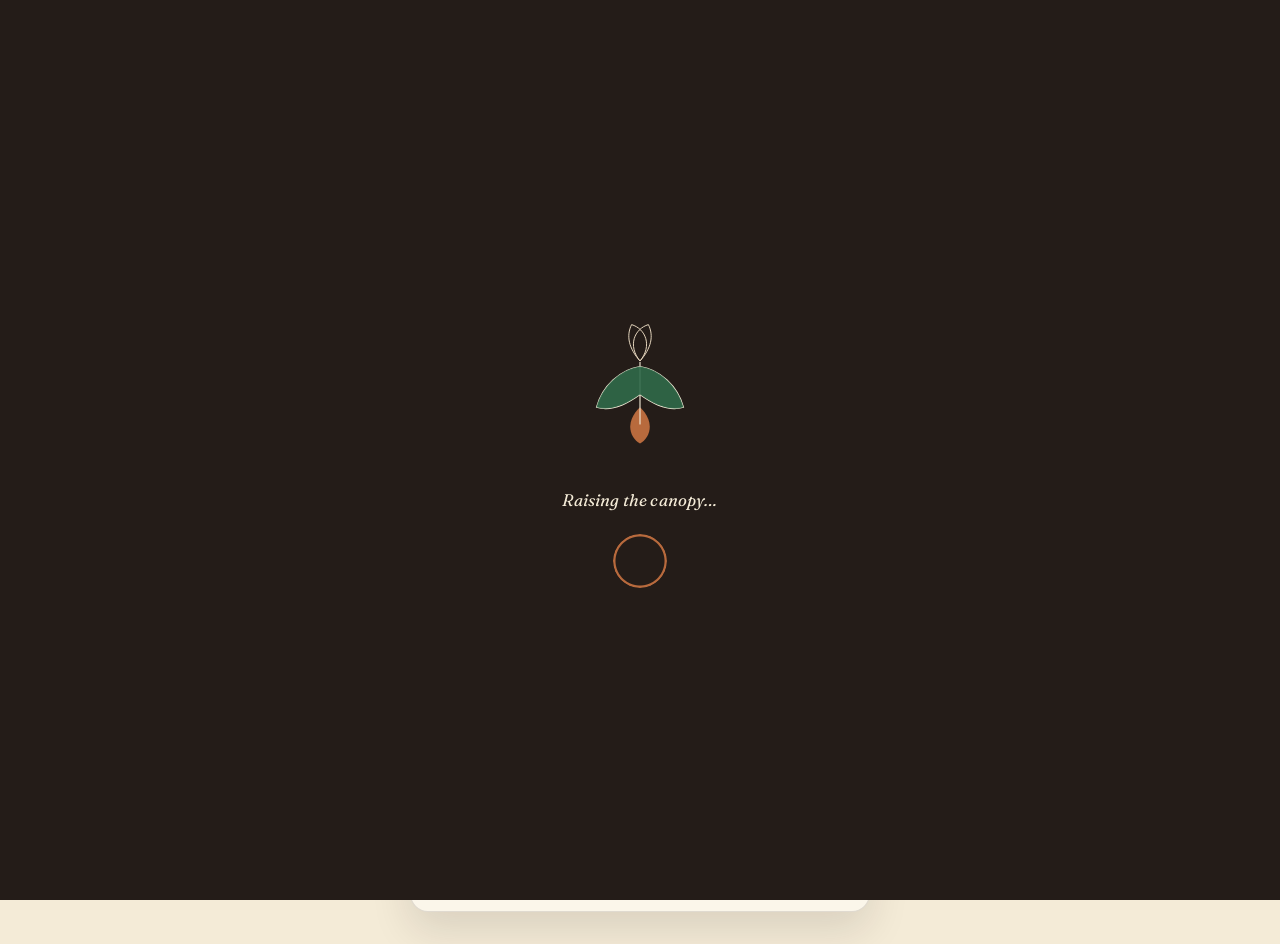
<file: admin-dashboard.html>
<!DOCTYPE html>
<html lang="en-IN">
<head>
  <meta charset="utf-8">
  <meta name="viewport" content="width=device-width, initial-scale=1">
  <title>Rain desk — Underwriter | Stackly Canopy</title>
  <meta name="description" content="Claims desk dashboard for Stackly Canopy underwriters. Pre-auth queue, policy book, premium ledger. Demo only.">
  <link rel="icon" href="images/favicon.webp" type="image/webp">
  <link rel="preconnect" href="https://fonts.googleapis.com">
  <link rel="preconnect" href="https://fonts.gstatic.com" crossorigin>
  <link href="https://fonts.googleapis.com/css2?family=Fraunces:ital,opsz,wght@0,9..144,400;0,9..144,560;0,9..144,600;1,9..144,450;1,9..144,560&family=Outfit:wght@400;500;600&display=swap" rel="stylesheet">
  <link rel="stylesheet" href="css/style.css?v=logo2">
  <link rel="stylesheet" href="css/pages.css?v=dash2">
  <link rel="stylesheet" href="css/dashboard.css?v=dash4">
  <link rel="stylesheet" href="css/responsive.css?v=dash4">
</head>
<body data-dash="admin">
  <div class="dash">
    <button class="dash-scrim" type="button" aria-label="Close panels"></button>
    <aside class="dash-side">
      <a class="brand" href="index.html" aria-label="Stackly Canopy home">
        <img class="mark-logo" src="images/stackly-canopy.webp" alt="" width="168" height="69">
      </a>
      <nav class="dash-nav" aria-label="Desk panels">
        <button type="button" data-panel="p-over" aria-current="true">Overview</button>
        <button type="button" data-panel="p-book">Policy book</button>
        <button type="button" data-panel="p-rain">Rain desk</button>
        <button type="button" data-panel="p-pre">Pre-auth queue</button>
        <button type="button" data-panel="p-root">Root directory</button>
        <button type="button" data-panel="p-led">Premium ledger</button>
        <button type="button" data-panel="p-flag">Fraud flags</button>
        <button type="button" data-panel="p-ag">Advisors</button>
        <button type="button" data-panel="p-set">Settings</button>
      </nav>
      <div class="dash-user">
        <p data-user-chip>Rohan Deshpande</p>
        <p class="meta">Claims Desk BKC</p>
        <button class="dash-side-logout" type="button" data-logout>Log out</button>
      </div>
    </aside>
    <div class="dash-main">
      <div class="dash-top">
        <button class="dash-drawer-btn" type="button" aria-label="Open menu" aria-expanded="false"><span></span><span></span><span></span></button>
        <h1 class="display">Rain desk</h1>
        <div class="dash-top-tools">
          <button class="btn btn-canopy dash-top-logout" type="button" data-logout>Log out</button>
        </div>
      </div>

      <section class="panel is-on" id="p-over">
        <div class="kpi-row">
          <article class="kpi"><b class="num">4</b>Open pre-auths</article>
          <article class="kpi"><b class="num">8</b>Claims in rain</article>
          <article class="kpi"><b class="num">11</b>Policies sealed today</article>
          <article class="kpi"><b class="num">6d</b>Grievance TAT (open)</article>
        </div>
        <article class="dash-card">
          <h3>Live claims (6)</h3>
          <div class="table-wrap">
            <table class="data">
              <thead><tr><th>ID</th><th>Holder</th><th>City</th><th>Stage</th><th>Amount</th></tr></thead>
              <tbody>
                <tr><td data-label="ID">RN-24088</td><td data-label="Holder">Leela Menon</td><td data-label="City">Hyderabad</td><td data-label="Stage"><span class="seal-status warn">pre-auth</span></td><td data-label="Amount">₹6,40,000</td></tr>
                <tr><td data-label="ID">RN-24160</td><td data-label="Holder">Farah Qureshi</td><td data-label="City">Jaipur</td><td data-label="Stage"><span class="seal-status warn">pre-auth</span></td><td data-label="Amount">₹1,84,000</td></tr>
                <tr><td data-label="ID">RN-24119</td><td data-label="Holder">S. Krishnan</td><td data-label="City">Chennai</td><td data-label="Stage"><span class="seal-status warn">queried</span></td><td data-label="Amount">₹1,10,000</td></tr>
                <tr><td data-label="ID">RN-24102</td><td data-label="Holder">Arjun Nair</td><td data-label="City">Kochi</td><td data-label="Stage"><span class="seal-status ok">approved</span></td><td data-label="Amount">₹22,400</td></tr>
                <tr><td data-label="ID">RN-24151</td><td data-label="Holder">Mehta Weaves</td><td data-label="City">Surat</td><td data-label="Stage"><span class="seal-status ok">approved</span></td><td data-label="Amount">₹74,500</td></tr>
                <tr><td data-label="ID">RN-24130</td><td data-label="Holder">Riya Shah</td><td data-label="City">Pune</td><td data-label="Stage"><span class="seal-status warn">intimated</span></td><td data-label="Amount">—</td></tr>
              </tbody>
            </table>
          </div>
        </article>
        <article class="dash-card">
          <h3>Seven-day settlement spark</h3>
          <canvas class="spark" id="spark" aria-label="Settlement counts rising across seven days"></canvas>
          <p class="meta">Not a hospital census. Bars are sealed claim counts, Mon–Sun.</p>
        </article>
      </section>

      <section class="panel" id="p-book">
        <article class="dash-card">
          <h2>Policy book</h2>
          <input class="search field" id="policy-search" type="search" placeholder="Search number, holder, city…" aria-label="Search policies">
          <div class="table-wrap"><table class="data"><thead><tr><th>Number</th><th>Product</th><th>Holder</th><th>SI</th><th>City</th><th>Status</th></tr></thead><tbody data-policy-rows></tbody></table></div>
          <p class="meta">Empty search? Eight demo canopies. No rows is a filter, not a lost book.</p>
        </article>
      </section>

      <section class="panel" id="p-rain">
        <article class="dash-card">
          <h2>Rain desk</h2>
          <div class="table-wrap"><table class="data"><thead><tr><th>ID</th><th>Holder</th><th>City</th><th>Stage</th><th>Amount</th><th>Note</th></tr></thead><tbody data-claim-rows></tbody></table></div>
        </article>
      </section>

      <section class="panel" id="p-pre">
        <article class="dash-card">
          <h2>Pre-auth queue</h2>
          <div class="table-wrap"><table class="data"><thead><tr><th>Hospital</th><th>Procedure</th><th>Amount</th><th>Age</th><th>Action</th></tr></thead><tbody data-preauth-rows></tbody></table></div>
          <p class="meta">Approve / Query open the 404 vault in this demo. Nothing is sent to a TPA.</p>
        </article>
      </section>

      <section class="panel" id="p-root">
        <article class="dash-card">
          <h2>Root directory</h2>
          <div class="table-wrap"><table class="data"><thead><tr><th>Hospital</th><th>City</th><th>Cashless</th><th>Specialty</th></tr></thead><tbody data-hosp-rows></tbody></table></div>
        </article>
      </section>

      <section class="panel" id="p-led">
        <article class="dash-card">
          <h2>Premium ledger</h2>
          <div class="table-wrap"><table class="data"><thead><tr><th>Date</th><th>Policy</th><th>Premium</th><th>GST</th><th>Total</th></tr></thead><tbody data-ledger-rows></tbody></table></div>
        </article>
      </section>

      <section class="panel" id="p-flag">
        <article class="dash-card">
          <h2>Fraud flags</h2>
          <p class="meta">Fictional patterns for the theme. No real provider is accused.</p>
        </article>
        <article class="flag"><h3>Upcoding on a day-care cataract</h3><p>A demo bill arrived coded as inpatient lens implant with a 3-day stay. The specimen lists cataract as day-care. Flag for query — not a public allegation.</p></article>
        <article class="flag"><h3>Ghost admission window</h3><p>Two intimations, same member, overlapping midnight hours in different cities. File paused for a call with the household. Could be a duplicate intimation error.</p></article>
        <article class="flag"><h3>Pharmacy-only pack</h3><p>Reimbursement with no discharge summary — only GST invoices from a chemist. Decline path if documents stay missing after 7 days.</p></article>
        <article class="flag"><h3>Room upgrade vs printed cap</h3><p>A port-in Elder with a rupee room cap chose a suite. Proportionate deduction explained in the query letter, not a fraud stamp.</p></article>
      </section>

      <section class="panel" id="p-ag">
        <article class="dash-card">
          <h2>Agents / advisors</h2>
          <div class="table-wrap"><table class="data"><thead><tr><th>Name</th><th>City</th><th>Live canopies</th></tr></thead><tbody data-agent-rows></tbody></table></div>
        </article>
      </section>

      <section class="panel" id="p-set">
        <article class="dash-card" style="max-width:520px">
          <h2>Settings</h2>
          <p><strong>Desk hours</strong> Mon–Sat 8:00–20:00 IST</p>
          <p><strong>Grievance officer</strong> Ananya Rao</p>
          <p class="meta">Demo note: localStorage key <code>stacklyCanopyUser</code>. Log out clears it. This panel does not save to a server.</p>
        </article>
      </section>
    </div>
  </div>
  <script src="https://cdn.jsdelivr.net/npm/gsap@3.12.5/dist/gsap.min.js"></script>
  <script src="js/canopy-data.js"></script>
  <script src="js/gsap-init.js"></script>
  <script src="js/main.js?v=pre1"></script>
</body>
</html>
</file>
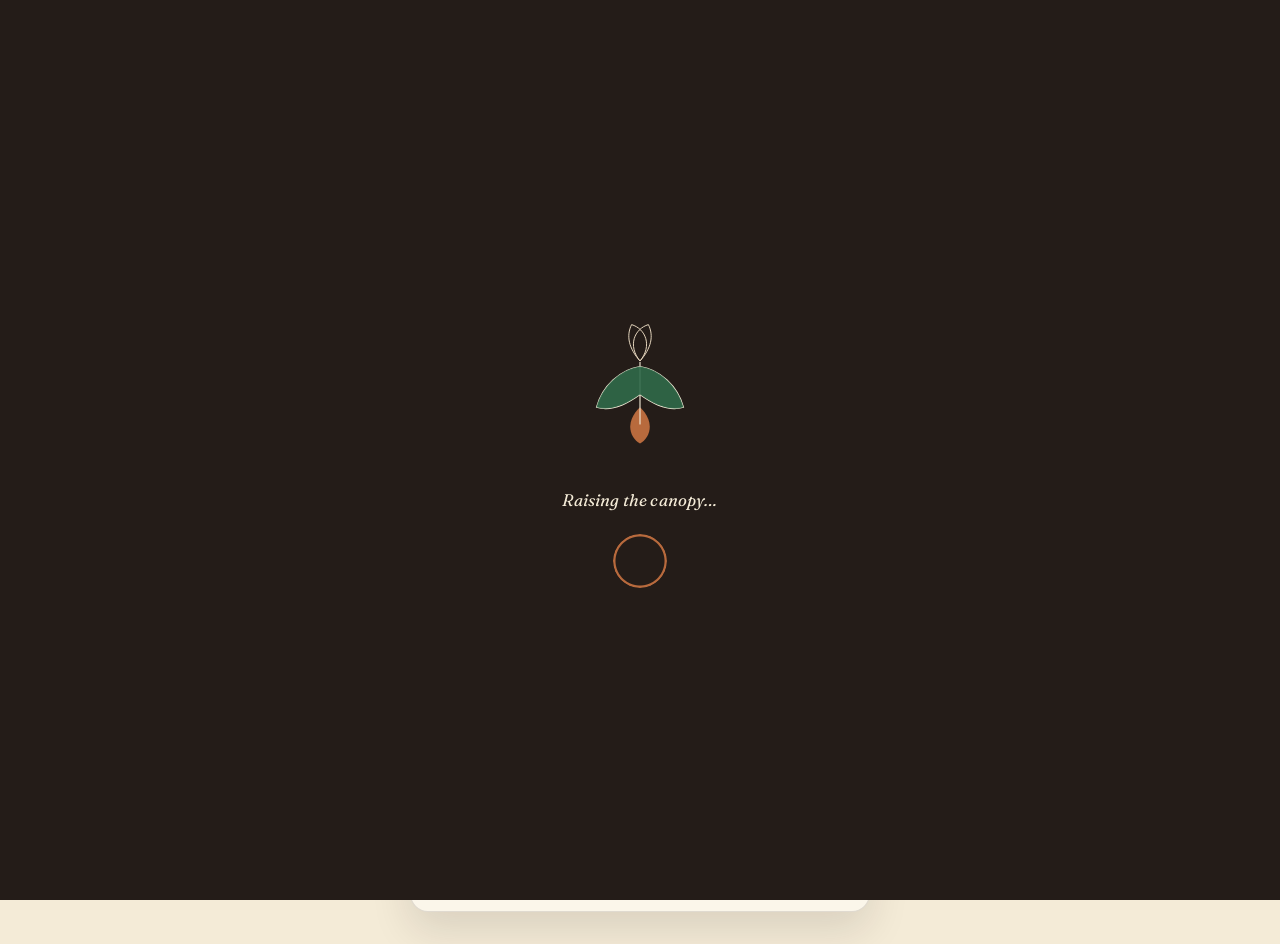
<file: client-dashboard.html>
<!DOCTYPE html>
<html lang="en-IN">
<head>
  <meta charset="utf-8">
  <meta name="viewport" content="width=device-width, initial-scale=1">
  <title>My canopy - Client | Stackly Canopy</title>
  <meta name="description" content="Policyholder dashboard for Canopy Kin 10L and Pulse add-on. E-card, claims, intimations, network finder. Demo only.">
  <link rel="icon" href="images/favicon.webp" type="image/webp">
  <link rel="preconnect" href="https://fonts.googleapis.com">
  <link rel="preconnect" href="https://fonts.gstatic.com" crossorigin>
  <link href="https://fonts.googleapis.com/css2?family=Fraunces:ital,opsz,wght@0,9..144,400;0,9..144,560;0,9..144,600;1,9..144,450;1,9..144,560&family=Outfit:wght@400;500;600&display=swap" rel="stylesheet">
  <link rel="stylesheet" href="css/style.css?v=logo2">
  <link rel="stylesheet" href="css/pages.css?v=dash2">
  <link rel="stylesheet" href="css/dashboard.css?v=dash4">
  <link rel="stylesheet" href="css/responsive.css?v=dash4">
</head>
<body data-dash="client">
  <div class="dash">
    <button class="dash-scrim" type="button" aria-label="Close panels"></button>
    <aside class="dash-side">
      <a class="brand" href="index.html" aria-label="Stackly Canopy home">
        <img class="mark-logo" src="images/stackly-canopy.webp" alt="" width="168" height="69">
      </a>
      <nav class="dash-nav" aria-label="Member panels">
        <button type="button" data-panel="c-grove" aria-current="true">My canopy</button>
        <button type="button" data-panel="c-pol">Policies</button>
        <button type="button" data-panel="c-card">E-card</button>
        <button type="button" data-panel="c-cl">Claims</button>
        <button type="button" data-panel="c-int">Start intimation</button>
        <button type="button" data-panel="c-root">Root finder</button>
        <button type="button" data-panel="c-pre">Premiums</button>
        <button type="button" data-panel="c-pro">Profile</button>
      </nav>
      <div class="dash-user">
        <p data-user-chip>Meera Iyer</p>
        <p class="meta">CAN-KIN-88421</p>
        <button class="dash-side-logout" type="button" data-logout>Log out</button>
      </div>
    </aside>
    <div class="dash-main">
      <div class="dash-top">
        <button class="dash-drawer-btn" type="button" aria-label="Open menu" aria-expanded="false"><span></span><span></span><span></span></button>
        <h1 class="display">Household grove</h1>
        <div class="dash-top-tools">
          <button class="btn btn-canopy dash-top-logout" type="button" data-logout>Log out</button>
        </div>
      </div>

      <section class="panel is-on" id="c-grove">
        <div class="kpi-row">
          <article class="kpi"><b class="num">₹10L</b>Floater SI</article>
          <article class="kpi"><b class="num">₹1.82L</b>Used this year</article>
          <article class="kpi"><b class="num">₹8.18L</b>Remaining + restoration</article>
          <article class="kpi"><b class="num">12 Nov</b>Next premium</article>
        </div>
        <article class="dash-card">
          <h3>Sum insured this year</h3>
          <p>Restoration: 100% available for an unrelated later admission. NCB does not apply on Kin.</p>
          <div class="si-bar" aria-hidden="true"><span></span></div>
        </article>
        <article class="dash-card">
          <h3>Branches</h3>
          <div class="branch-tree">
            <div class="branch"><span class="dot">M</span><div><strong>Meera Iyer</strong><p class="meta">Self · 38 · proposer</p></div><span class="seal-status ok">Covered</span></div>
            <div class="branch"><span class="dot">A</span><div><strong>Arun Iyer</strong><p class="meta">Spouse · 41</p></div><span class="seal-status ok">Covered</span></div>
            <div class="branch"><span class="dot">K</span><div><strong>Kavya Iyer</strong><p class="meta">Daughter · 11</p></div><span class="seal-status ok">Covered</span></div>
            <div class="branch"><span class="dot">V</span><div><strong>Vihaan Iyer</strong><p class="meta">Son · 8</p></div><span class="seal-status ok">Covered</span></div>
          </div>
        </article>
      </section>

      <section class="panel" id="c-pol">
        <div class="dash-card-grid">
          <article class="certificate">
            <div class="wax-seal">K</div>
            <h3>Canopy Kin</h3>
            <p class="num">CAN-KIN-88421 · ₹10L floater</p>
            <p class="meta">30-day initial served. PED wait running on Arun’s declared hypertension until Mar 2027.</p>
            <a class="btn btn-canopy" href="404.html">Download specimen</a>
          </article>
          <article class="certificate">
            <div class="wax-seal">P</div>
            <h3>Canopy Pulse add-on</h3>
            <p class="num">CAN-PUL-22655 · ₹25,000 wallet</p>
            <p class="meta">₹6,400 remaining this year. Not inpatient cover.</p>
            <a class="btn btn-canopy" href="404.html">Download specimen</a>
          </article>
        </div>
      </section>

      <section class="panel" id="c-card">
        <article class="ecard-xl">
          <div style="display:flex;justify-content:space-between;align-items:start">
            <div>
              <p class="kicker">Stackly Canopy</p>
              <h3>Meera Iyer</h3>
              <p class="num">CAN-KIN-88421</p>
              <p>Kin 10L · Pulse add-on · cashless at listed roots</p>
              <p class="meta">Show this at the TPA desk. Cashless is not every hospital in India — toggle the Root finder.</p>
            </div>
            <div>
              <div class="wax-seal">C</div>
              <div class="qr-deco" aria-hidden="true" style="margin-top:1rem"></div>
            </div>
          </div>
        </article>
      </section>

      <section class="panel" id="c-cl">
        <article class="dash-card">
          <h2>Claims</h2>
          <div class="table-wrap">
            <table class="data">
              <thead><tr><th>ID</th><th>What</th><th>Stage</th><th>Amount</th></tr></thead>
              <tbody>
                <tr><td data-label="ID">RN-24011</td><td data-label="What">Dengue cashless, Ruby Hall, Pune</td><td data-label="Stage"><span class="seal-status ok">reimbursed / cashless closed</span></td><td data-label="Amount">₹48,200</td></tr>
                <tr><td data-label="ID">RN-23990</td><td data-label="What">Dental reimbursement — implant, not on Pulse list</td><td data-label="Stage"><span class="seal-status bad">declined</span></td><td data-label="Amount">₹18,000</td></tr>
                <tr><td data-label="ID">RN-24108</td><td data-label="What">OPD Pulse wallet, diagnostics</td><td data-label="Stage"><span class="seal-status ok">paid from wallet</span></td><td data-label="Amount">₹3,200</td></tr>
              </tbody>
            </table>
          </div>
          <p class="meta">Decline reason on RN-23990: Pulse covers listed dental procedures only; implants are out. The letter named the clause.</p>
        </article>
      </section>

      <section class="panel" id="c-int">
        <article class="dash-card dash-form">
          <h2>Start intimation</h2>
          <p class="meta">This demo resets the form and opens the 404 vault. A live desk would SMS a rain number.</p>
          <form id="intimation-form">
            <div class="field"><label for="ihosp">Hospital / city</label><input id="ihosp" required placeholder="Ruby Hall, Pune"></div>
            <div class="field"><label for="iwhen">Planned / emergency</label>
              <select id="iwhen" required><option>Emergency</option><option>Planned</option></select>
            </div>
            <div class="field"><label for="inote">What happened (no full medical record)</label><textarea id="inote" required minlength="8"></textarea></div>
            <button class="btn btn-copper" type="submit">Intimate the rain desk</button>
            <p class="form-success">Intimation noted in this demo. A real desk would SMS CAN-KIN-88421 a reference like RN-24xxx.</p>
          </form>
        </article>
      </section>

      <section class="panel" id="c-root">
        <article class="dash-card">
          <h2>Root finder</h2>
          <p class="meta">Cashless only where the hospital is listed. Empty city? Try another — this demo holds six doors.</p>
          <div class="field" style="max-width:280px;margin:1rem 0">
            <label for="root-city">City</label>
            <select id="root-city">
              <option value="all">All demo roots</option>
              <option>Pune</option><option>Kochi</option><option>Jaipur</option>
              <option>Bengaluru</option><option>Hyderabad</option><option>Delhi</option>
              <option>Kolkata</option><option>Mumbai</option>
            </select>
          </div>
          <div class="dash-root-list" data-root-list></div>
        </article>
      </section>

      <section class="panel" id="c-pre">
        <article class="dash-card">
          <h2>Premiums</h2>
          <div class="table-wrap">
            <table class="data">
              <thead><tr><th>Date</th><th>What</th><th>Premium</th><th>GST</th><th>Total</th></tr></thead>
              <tbody>
                <tr><td data-label="Date">12 Nov 2025</td><td data-label="What">Kin renewal</td><td data-label="Premium">₹18,420</td><td data-label="GST">₹3,315</td><td data-label="Total">₹21,735</td></tr>
                <tr><td data-label="Date">12 Nov 2025</td><td data-label="What">Pulse add-on</td><td data-label="Premium">₹3,240</td><td data-label="GST">₹583</td><td data-label="Total">₹3,823</td></tr>
                <tr><td data-label="Date">12 Nov 2024</td><td data-label="What">Kin previous year</td><td data-label="Premium">₹16,900</td><td data-label="GST">₹3,042</td><td data-label="Total">₹19,942</td></tr>
              </tbody>
            </table>
          </div>
          <p class="meta">Autopay mandate on HDFC ending 4412 — demo note. Failed debit uses the 15-day grace, then the canopy lapses.</p>
        </article>
      </section>

      <section class="panel" id="c-pro">
        <article class="dash-card" style="max-width:520px">
          <h2>Profile</h2>
          <p><strong>Name</strong> Meera Iyer</p>
          <p><strong>Address</strong> 11, Rain Tree Lane, Bandra West, Mumbai 400050</p>
          <p><strong>Nominee</strong> Arun Iyer (spouse)</p>
          <p><strong>WhatsApp</strong> +91 98200 44112 (household shared demo)</p>
          <p class="meta">Edits are not saved in this static theme.</p>
        </article>
      </section>
    </div>
  </div>
  <script src="https://cdn.jsdelivr.net/npm/gsap@3.12.5/dist/gsap.min.js"></script>
  <script src="js/canopy-data.js"></script>
  <script src="js/gsap-init.js"></script>
  <script src="js/main.js?v=int1"></script>
</body>
</html>
</file>
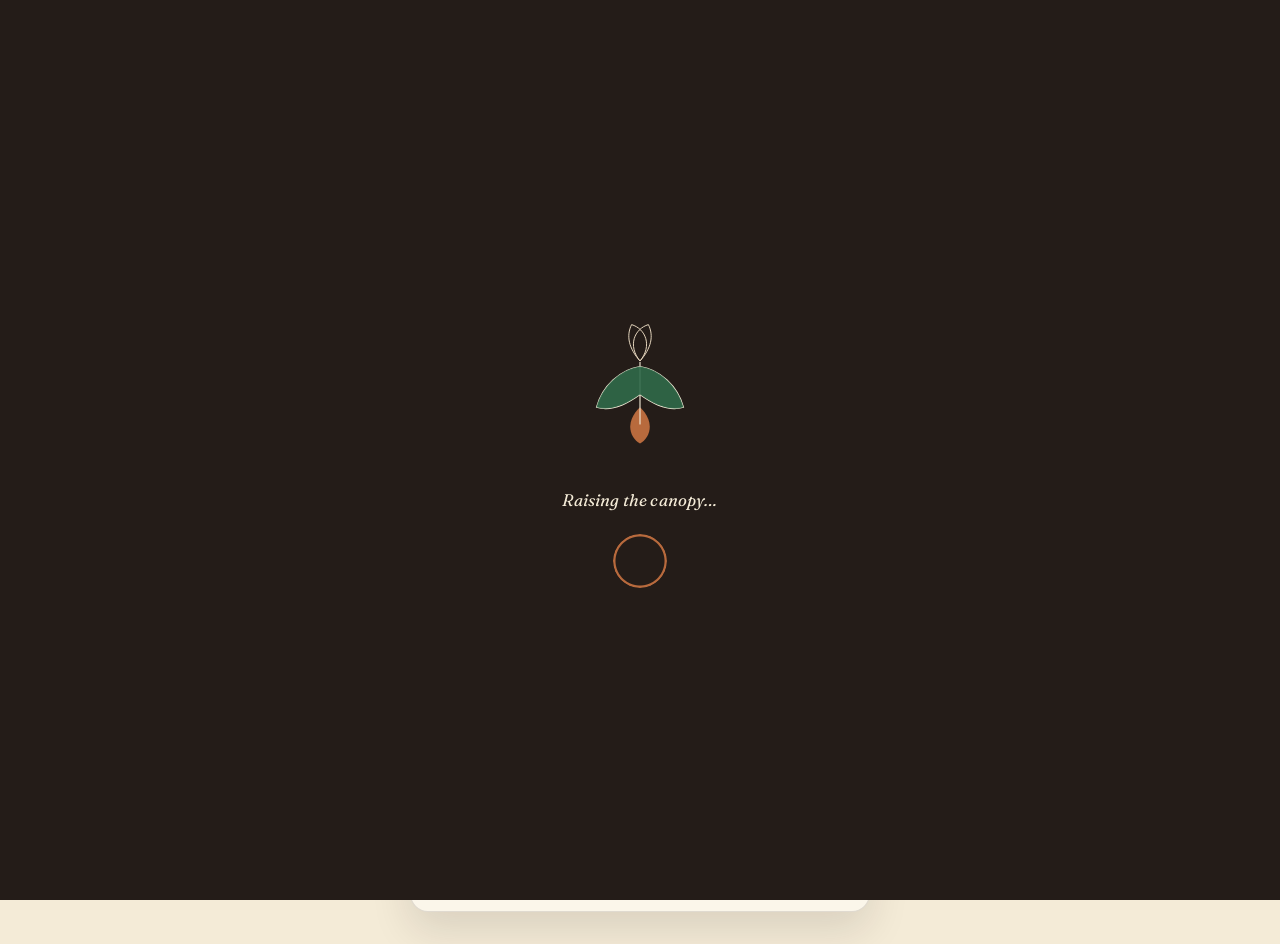
<file: login.html>
<!DOCTYPE html>
<html lang="en-IN">
<head>
  <meta charset="utf-8">
  <meta name="viewport" content="width=device-width, initial-scale=1">
  <title>Sign in | Stackly Canopy</title>
  <meta name="description" content="Sign in to your Stackly Canopy member parlour or the BKC rain desk.">
  <link rel="icon" href="images/favicon.webp" type="image/webp">
  <link rel="preconnect" href="https://fonts.googleapis.com">
  <link rel="preconnect" href="https://fonts.gstatic.com" crossorigin>
  <link href="https://fonts.googleapis.com/css2?family=Fraunces:ital,opsz,wght@0,9..144,400;0,9..144,560;0,9..144,600;1,9..144,450;1,9..144,560&family=Outfit:wght@400;500;600&display=swap" rel="stylesheet">
  <link rel="stylesheet" href="css/style.css?v=auth2">
  <link rel="stylesheet" href="css/pages.css?v=auth2">
  <link rel="stylesheet" href="css/responsive.css?v=auth1">
</head>
<body class="grain auth-body">
  <a class="skip-link" href="#login-form">Skip to sign in</a>

  <div class="preloader" id="preloader" aria-hidden="true">
    <div class="preloader-inner">
      <svg viewBox="0 0 200 220" fill="none">
        <path class="seed" d="M100 188c8-4 14-14 14-24 0-16-14-28-14-28s-14 12-14 28c0 10 6 20 14 24z" fill="#B86A3D"/>
        <path class="vein" d="M100 160V72" stroke="#F4EBD7" stroke-width="1.6" stroke-linecap="round" pathLength="1"/>
        <path class="canopy-draw" d="M100 78c-28 4-54 28-62 58 18 6 40-2 62-18 22 16 44 24 62 18-8-30-34-54-62-58z" fill="none" stroke="#F4EBD7" stroke-width="1.8" pathLength="1"/>
        <path class="canopy-draw" d="M100 70c-18-22-8-46 12-52 8 16 4 34-12 52z" fill="none" stroke="#E8D9C0" stroke-width="1.4" pathLength="1"/>
        <path class="canopy-draw" d="M100 70c18-22 8-46-12-52-8 16-4 34 12 52z" fill="none" stroke="#E8D9C0" stroke-width="1.4" pathLength="1"/>
        <path class="canopy-fill" d="M100 78c-28 4-54 28-62 58 18 6 40-2 62-18 22 16 44 24 62 18-8-30-34-54-62-58z" fill="#2F6A4A" opacity="0"/>
      </svg>
      <p>Raising the canopy…</p>
      <div class="copper-ring" style="--p:0"></div>
    </div>
  </div>

  <main class="auth-shell">
    <div class="auth-card">
      <a class="mark auth-card-mark" href="index.html" aria-label="Stackly Canopy home">
        <img class="mark-logo" src="images/stackly-canopy.webp" alt="" width="176" height="72">
      </a>
      <p class="kicker">IRDAI 142 · Mumbai</p>
      <h1>Sign in</h1>
      <p class="auth-lead">Enter your name, email and password. You can sign in without creating an account first.</p>
      <p class="form-success" data-created>Account created. Sign in below with the same name, email, password, and account type.</p>
      <form id="login-form" novalidate>
        <fieldset class="field role-field">
          <legend>Account type</legend>
          <div class="role-row">
            <label>
              <input type="radio" name="role" value="policyholder" checked>
              <span>Policyholder</span>
            </label>
            <label>
              <input type="radio" name="role" value="underwriter">
              <span>Underwriter</span>
            </label>
          </div>
        </fieldset>
        <div class="field">
          <label for="fullname">Full name</label>
          <input id="fullname" name="fullname" required minlength="2" autocomplete="name" placeholder="Name as on PAN">
        </div>
        <div class="field">
          <label for="email">Email address</label>
          <input id="email" name="email" type="email" required autocomplete="username" placeholder="name@email.com" spellcheck="false">
        </div>
        <div class="field">
          <label for="password">Password</label>
          <div class="pwd-wrap">
            <input id="password" name="password" type="password" required minlength="6" autocomplete="current-password" placeholder="Enter your password">
            <button class="pwd-toggle" type="button" aria-pressed="false">Show</button>
          </div>
        </div>
        <div class="auth-row">
          <label class="check"><input type="checkbox" name="remember"> Keep me signed in</label>
          <a href="404.html">Forgot password?</a>
        </div>
        <p class="field-error" data-form-err></p>
        <button class="btn btn-copper auth-submit" type="submit">Sign in</button>
      </form>
      <p class="auth-switch">New to Canopy? <a href="register.html">Create an account</a></p>
      <a class="auth-back" href="index.html">
        <svg viewBox="0 0 24 24" aria-hidden="true"><path d="M15 5 8 12l7 7" fill="none" stroke="currentColor" stroke-width="1.8" stroke-linecap="round" stroke-linejoin="round"/></svg>
        Back
      </a>
    </div>
  </main>
  <script src="https://cdn.jsdelivr.net/npm/gsap@3.12.5/dist/gsap.min.js"></script>
  <script src="js/canopy-data.js"></script>
  <script src="js/gsap-init.js"></script>
  <script src="js/main.js?v=auth7"></script>
</body>
</html>
</file>
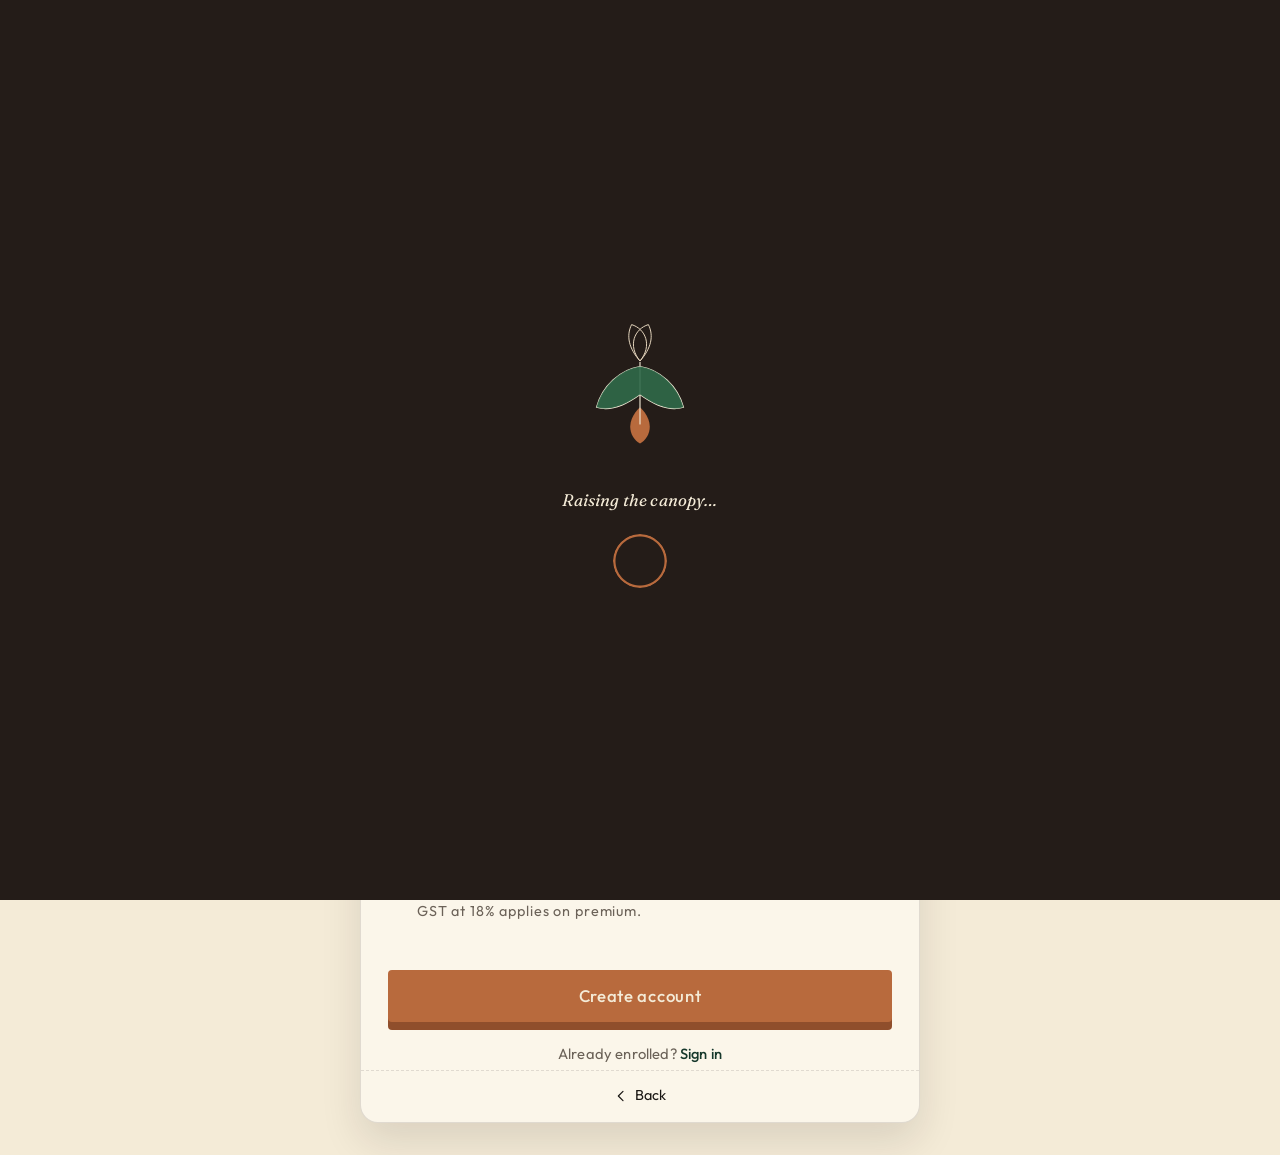
<file: register.html>
<!DOCTYPE html>
<html lang="en-IN">
<head>
  <meta charset="utf-8">
  <meta name="viewport" content="width=device-width, initial-scale=1">
  <title>Create account | Stackly Canopy</title>
  <meta name="description" content="Open a Stackly Canopy policyholder account or a demo rain-desk seat. Named waiting periods apply. Quotes are not cashless guarantees.">
  <link rel="icon" href="images/favicon.webp" type="image/webp">
  <link rel="preconnect" href="https://fonts.googleapis.com">
  <link rel="preconnect" href="https://fonts.gstatic.com" crossorigin>
  <link href="https://fonts.googleapis.com/css2?family=Fraunces:ital,opsz,wght@0,9..144,400;0,9..144,560;0,9..144,600;1,9..144,450;1,9..144,560&family=Outfit:wght@400;500;600&display=swap" rel="stylesheet">
  <link rel="stylesheet" href="css/style.css?v=auth2">
  <link rel="stylesheet" href="css/pages.css?v=auth2">
  <link rel="stylesheet" href="css/responsive.css?v=auth1">
</head>
<body class="grain auth-body">
  <a class="skip-link" href="#register-form">Skip to registration</a>

  <div class="preloader" id="preloader" aria-hidden="true">
    <div class="preloader-inner">
      <svg viewBox="0 0 200 220" fill="none">
        <path class="seed" d="M100 188c8-4 14-14 14-24 0-16-14-28-14-28s-14 12-14 28c0 10 6 20 14 24z" fill="#B86A3D"/>
        <path class="vein" d="M100 160V72" stroke="#F4EBD7" stroke-width="1.6" stroke-linecap="round" pathLength="1"/>
        <path class="canopy-draw" d="M100 78c-28 4-54 28-62 58 18 6 40-2 62-18 22 16 44 24 62 18-8-30-34-54-62-58z" fill="none" stroke="#F4EBD7" stroke-width="1.8" pathLength="1"/>
        <path class="canopy-draw" d="M100 70c-18-22-8-46 12-52 8 16 4 34-12 52z" fill="none" stroke="#E8D9C0" stroke-width="1.4" pathLength="1"/>
        <path class="canopy-draw" d="M100 70c18-22 8-46-12-52-8 16-4 34 12 52z" fill="none" stroke="#E8D9C0" stroke-width="1.4" pathLength="1"/>
        <path class="canopy-fill" d="M100 78c-28 4-54 28-62 58 18 6 40-2 62-18 22 16 44 24 62 18-8-30-34-54-62-58z" fill="#2F6A4A" opacity="0"/>
      </svg>
      <p>Raising the canopy…</p>
      <div class="copper-ring" style="--p:0"></div>
    </div>
  </div>

  <main class="auth-shell">
    <div class="auth-card auth-card-wide">
      <a class="mark auth-card-mark" href="index.html" aria-label="Stackly Canopy home">
        <img class="mark-logo" src="images/stackly-canopy.webp" alt="" width="176" height="72">
      </a>
      <p class="kicker" data-enrol-kicker>Enrolment</p>
      <h1>Create an account</h1>
      <p class="auth-lead" data-enrol-lead>Tell us who stands under the canopy, or who sits the rain desk. This demo keeps the account in your browser.</p>
      <form id="register-form" novalidate>
        <fieldset class="field role-field">
          <legend>Account type</legend>
          <div class="role-row">
            <label>
              <input type="radio" name="role" value="policyholder" checked>
              <span>Policyholder</span>
            </label>
            <label>
              <input type="radio" name="role" value="underwriter">
              <span>Underwriter</span>
            </label>
          </div>
        </fieldset>
        <div class="field">
          <label for="fullname">Full name</label>
          <input id="fullname" name="fullname" required minlength="2" autocomplete="name" placeholder="Name as on PAN">
        </div>
        <div class="field-grid">
          <div class="field">
            <label for="city">City of residence</label>
            <input id="city" name="city" required autocomplete="address-level2" placeholder="As on address proof">
          </div>
          <div class="field">
            <label for="mobile">Mobile number</label>
            <input id="mobile" name="mobile" required pattern="[0-9 +\-]{10,15}" inputmode="tel" autocomplete="tel" placeholder="10-digit mobile">
          </div>
        </div>
        <div class="field">
          <label for="email">Email address</label>
          <input id="email" name="email" type="email" required autocomplete="email" placeholder="name@email.com" spellcheck="false">
        </div>
        <div class="field" data-holder-only>
          <label for="product">Cover of interest</label>
          <select id="product" name="product" required>
            <option value="" disabled selected>Select a cover line</option>
            <option>Canopy Kin</option>
            <option>Canopy Solo</option>
            <option>Canopy Crest</option>
            <option>Canopy Elder</option>
            <option>Canopy Bloom</option>
            <option>Canopy Pulse</option>
            <option>Canopy Forge</option>
            <option>Canopy Guild</option>
          </select>
        </div>
        <div class="field-grid">
          <div class="field">
            <label for="password">Password</label>
            <div class="pwd-wrap">
              <input id="password" name="password" type="password" required minlength="6" autocomplete="new-password" placeholder="At least 6 characters">
              <button class="pwd-toggle" type="button" aria-pressed="false">Show</button>
            </div>
          </div>
          <div class="field">
            <label for="confirm">Confirm password</label>
            <div class="pwd-wrap">
              <input id="confirm" name="confirm" type="password" required minlength="6" autocomplete="new-password" placeholder="Re-enter password">
              <button class="pwd-toggle" type="button" aria-pressed="false">Show</button>
            </div>
          </div>
        </div>
        <label class="check">
          <input type="checkbox" name="terms" required>
          <span data-terms-holder>I have read the specimen terms and the named waiting periods. GST at 18% applies on premium.</span>
          <span data-terms-desk hidden>I understand this is a demo rain-desk seat. Hours Mon–Sat 08:00–20:00 IST. No live TPA is appointed.</span>
        </label>
        <p class="field-error" data-form-err></p>
        <button class="btn btn-copper auth-submit" type="submit">Create account</button>
      </form>
      <p class="auth-switch">Already enrolled? <a href="login.html">Sign in</a></p>
      <a class="auth-back" href="index.html">
        <svg viewBox="0 0 24 24" aria-hidden="true"><path d="M15 5 8 12l7 7" fill="none" stroke="currentColor" stroke-width="1.8" stroke-linecap="round" stroke-linejoin="round"/></svg>
        Back
      </a>
    </div>
  </main>
  <script src="https://cdn.jsdelivr.net/npm/gsap@3.12.5/dist/gsap.min.js"></script>
  <script src="js/canopy-data.js"></script>
  <script src="js/gsap-init.js"></script>
  <script src="js/main.js?v=auth7"></script>
</body>
</html>
</file>
<file: css/style.css>
@property --p {
  syntax: "<number>";
  inherits: true;
  initial-value: 0;
}

:root {
  --parchment: #F4EBD7;
  --birch: #E8D9C0;
  --canopy: #16382B;
  --moss: #2F6A4A;
  --copper: #B86A3D;
  --copper-deep: #8F4E2C;
  --ink: #1A1714;
  --dusk: #241C18;
  --clay: #C45C4A;
  --fog: #6B6258;
  --line: rgba(26, 23, 20, 0.12);
  --line-strong: rgba(26, 23, 20, 0.22);
  --paper: #FBF6EA;
  --seal-radius: 4px;
  --sheet-radius: 18px;
  --ease: cubic-bezier(0.22, 1, 0.36, 1);
  --header-h: 84px;
  --shadow-sheet: 0 18px 40px rgba(36, 28, 24, 0.12);
  --font-display: "Fraunces", Georgia, "Times New Roman", serif;
  --font-body: "Outfit", system-ui, sans-serif;
  --max: 1240px;
}

*,
*::before,
*::after { box-sizing: border-box; }

html {
  scroll-behavior: auto;
  hanging-punctuation: first last;
  overflow-x: hidden;
}

body {
  margin: 0;
  color: var(--ink);
  background: var(--parchment);
  font-family: var(--font-body);
  font-size: 1.05rem;
  line-height: 1.65;
  letter-spacing: 0.01em;
  overflow-x: hidden;
}

body.grain {
  background-image:
    linear-gradient(180deg, rgba(244, 235, 215, 0.92), rgba(232, 217, 192, 0.55));
     background-attachment: fixed;
}

img { max-width: 100%; display: block; height: auto; }
button, input, select, textarea { font: inherit; color: inherit; }
a { color: inherit; text-decoration: none; }
ul { margin: 0; padding: 0; list-style: none; }

.skip-link {
  position: absolute;
  left: 1rem;
  top: -4rem;
  z-index: 10000;
  background: var(--copper);
  color: var(--parchment);
  padding: 0.6rem 1rem;
  border-radius: var(--seal-radius);
}
.skip-link:focus { top: 1rem; }

:focus-visible {
  outline: 2px solid var(--copper);
  outline-offset: 3px;
}

.num {
  font-family: var(--font-display);
  font-variant-numeric: tabular-nums;
  font-feature-settings: "tnum" 1, "ss01" 1;
}

.wrap {
  width: min(100% - 2.5rem, var(--max));
  margin-inline: auto;
}

.kicker {
  display: inline-flex;
  align-items: center;
  gap: 0.55rem;
  font-size: 0.72rem;
  letter-spacing: 0.22em;
  text-transform: uppercase;
  color: var(--copper);
  font-weight: 500;
}
.kicker::before {
  content: "";
  width: 1.6rem;
  height: 1px;
  background: var(--copper);
}

h1, h2, h3, .display {
  font-family: var(--font-display);
  font-weight: 560;
  letter-spacing: -0.02em;
  line-height: 1.12;
  margin: 0;
}

h1 { font-size: clamp(2.4rem, 5.6vw, 5.1rem); }
h2 { font-size: clamp(1.9rem, 3.4vw, 3.15rem); }
h3 { font-size: clamp(1.25rem, 1.8vw, 1.7rem); }

.lead {
  font-size: 1.12rem;
  color: var(--fog);
  max-width: 42rem;
}

.italic { font-style: italic; font-weight: 450; }

/* Buttons */
.btn {
  display: inline-flex;
  align-items: center;
  justify-content: center;
  gap: 0.55rem;
  min-height: 3rem;
  padding: 0.7rem 1.35rem;
  border-radius: var(--seal-radius);
  border: 1px solid transparent;
  cursor: pointer;
  font-weight: 500;
  letter-spacing: 0.04em;
  transition: transform 0.35s var(--ease), background 0.25s, color 0.25s, box-shadow 0.25s;
  position: relative;
}
.btn-copper {
  background: var(--copper);
  color: var(--parchment);
  box-shadow: 0 8px 0 var(--copper-deep);
}
.btn-copper:hover { background: var(--copper-deep); transform: translateY(-2px); }
.btn-canopy {
  background: transparent;
  color: var(--canopy);
  border-color: var(--canopy);
}
.btn-canopy:hover { background: var(--canopy); color: var(--parchment); }
.btn-ghost {
  background: transparent;
  color: var(--parchment);
  border-color: rgba(244, 235, 215, 0.35);
}
.btn-ghost:hover { background: rgba(244, 235, 215, 0.08); }
.btn[disabled] { opacity: 0.45; cursor: not-allowed; box-shadow: none; }

/* Header */
.site-header {
  position: fixed;
  inset: 0 0 auto 0;
  z-index: 80;
  height: var(--header-h);
  display: flex;
  align-items: center;
  transition: background 0.35s var(--ease), box-shadow 0.35s, backdrop-filter 0.35s;
}
.site-header.is-scrolled {
  background: rgba(244, 235, 215, 0.92);
  backdrop-filter: blur(12px);
  box-shadow: 0 1px 0 var(--line);
}
.site-header.is-scrolled .brand,
.site-header.is-scrolled .mark,
.site-header.is-scrolled .nav-link,
.site-header.is-scrolled .nav-toggle { color: var(--ink); }
.header-inner {
  width: min(100% - 2rem, 1360px);
  margin-inline: auto;
  display: flex;
  align-items: center;
  justify-content: space-between;
  gap: 1.5rem;
}
.brand,
.mark {
  display: flex;
  align-items: center;
  gap: 0.7rem;
  color: var(--parchment);
  min-width: 0;
}
.mark-logo {
  display: block;
  height: 3.85rem;
  width: auto;
  max-width: 18.5rem;
  object-fit: contain;
}
.site-header .mark-logo { height: 4rem; }
.footer-logo .mark-logo {
  height: 4.25rem;
  max-width: 20rem;
}
.mark-seal {
  width: 38px;
  height: 38px;
  border-radius: 50%;
  background: radial-gradient(circle at 32% 30%, #d88958, var(--copper) 58%, var(--copper-deep));
  color: var(--parchment);
  display: grid;
  place-items: center;
  font-family: var(--font-display);
  font-size: 1.05rem;
  flex: none;
  box-shadow: inset 0 0 0 2px rgba(251, 246, 234, 0.28);
}
.mark-words {
  display: flex;
  flex-direction: column;
  line-height: 1.05;
}
.mark-stack {
  font-family: var(--font-display);
  font-weight: 600;
  letter-spacing: 0.14em;
  text-transform: uppercase;
  font-size: 0.8rem;
}
.mark-canopy {
  font-family: var(--font-display);
  font-style: italic;
  letter-spacing: 0.22em;
  text-transform: uppercase;
  font-size: 0.72rem;
  opacity: 0.92;
}
.nav {
  display: flex;
  align-items: center;
  gap: 1.6rem;
}
.nav-link {
  color: var(--parchment);
  font-size: 0.92rem;
  letter-spacing: 0.06em;
  position: relative;
}
.nav-link::after {
  content: "";
  position: absolute;
  left: 0; bottom: -0.35rem;
  width: 0; height: 1px;
  background: var(--copper);
  transition: width 0.3s var(--ease);
}
.nav-link:hover::after,
.nav-link[aria-current="page"]::after { width: 100%; }
.header-actions { display: flex; align-items: center; gap: 0.7rem; }
.nav-toggle {
  display: none;
  width: 44px; height: 44px;
  border: 0; background: transparent;
  color: var(--parchment);
  cursor: pointer;
}
.nav-toggle span {
  display: block; width: 22px; height: 1.5px; background: currentColor; margin: 6px auto;
  transition: transform 0.3s var(--ease), opacity 0.3s;
}

.mobile-panel {
  position: fixed;
  inset: 0;
  background: var(--parchment);
  z-index: 90;
  transform: translateY(-101%);
  transition: transform 0.5s var(--ease);
  display: flex;
  flex-direction: column;
  padding: 1.4rem;
}
.mobile-panel.is-open { transform: none; }
.mobile-panel a {
  font-family: var(--font-display);
  font-size: clamp(1.8rem, 6vw, 2.6rem);
  padding: 0.35rem 0;
  border-bottom: 1px solid var(--line);
}

/* Preloader */
.preloader {
  position: fixed;
  inset: 0;
  z-index: 200;
  background: var(--dusk);
  color: var(--parchment);
  display: grid;
  place-items: center;
  clip-path: inset(0 0 0 0);
}
.preloader.is-done {
  clip-path: inset(0 0 100% 0);
  pointer-events: none;
  transition: clip-path 0.7s var(--ease);
}
.preloader-inner { text-align: center; width: min(280px, 80vw); }
.preloader svg { width: 140px; height: 154px; margin-inline: auto; }
.preloader p {
  font-family: var(--font-display);
  font-style: italic;
  margin: 0.8rem 0 1.2rem;
}
.copper-ring {
  width: 54px; height: 54px; margin-inline: auto;
  border-radius: 50%;
  border: 2px solid rgba(184, 106, 61, 0.25);
  background:
    conic-gradient(var(--copper) calc(var(--p, 0) * 1%), transparent 0)
    border-box;
  mask: radial-gradient(farthest-side, transparent calc(100% - 3px), #000 calc(100% - 2px));
}

/* Footer — five-column desk */
.site-footer {
  background: var(--dusk);
  color: var(--parchment);
  padding: 4.4rem 0 0;
  border-top: 3px solid var(--copper);
}
.footer-grid {
  display: grid;
  grid-template-columns: minmax(220px, 1.4fr) repeat(3, minmax(120px, 0.85fr)) minmax(200px, 1.15fr);
  gap: 2.4rem 2rem;
  align-items: start;
  padding-bottom: 3.1rem;
}
.footer-brand,
.footer-col { min-width: 0; }
.footer-logo {
  display: flex;
  align-items: center;
  gap: 0.7rem;
  color: var(--parchment);
  margin-bottom: 1.05rem;
}
.footer-tag {
  margin: 0;
  max-width: 17.5rem;
  font-size: 0.95rem;
  line-height: 1.6;
  color: rgba(244, 235, 215, 0.72);
}
.footer-reg {
  margin: 0.7rem 0 0;
  max-width: 17.5rem;
  font-size: 0.74rem;
  letter-spacing: 0.1em;
  text-transform: uppercase;
  color: rgba(244, 235, 215, 0.46);
}
.site-footer h3 {
  font-family: var(--font-display);
  font-size: 1.2rem;
  font-weight: 560;
  letter-spacing: -0.02em;
  text-transform: none;
  color: var(--parchment);
  margin: 0.15rem 0 1.15rem;
  padding: 0;
  border: 0;
  line-height: 1.2;
}
.site-footer h3::after {
  content: "";
  display: block;
  width: 1.55rem;
  height: 2px;
  margin-top: 0.55rem;
  background: var(--copper);
}
.site-footer a { color: rgba(244, 235, 215, 0.88); }
.footer-col a {
  display: inline-block;
  transition: color 0.22s var(--ease), transform 0.22s var(--ease);
}
.footer-col a:hover {
  color: var(--parchment);
  transform: translateX(2px);
}
.site-footer p { color: rgba(244, 235, 215, 0.72); margin: 0; }
.footer-col ul {
  display: grid;
  gap: 0.62rem;
}
.footer-col li a { font-size: 0.95rem; }
.footer-support {
  display: grid;
  gap: 1rem;
  padding: 0;
  list-style: none;
}
.footer-support li {
  display: grid;
  grid-template-columns: 18px 1fr;
  gap: 0.7rem;
  align-items: start;
  color: rgba(244, 235, 215, 0.88);
  font-size: 0.92rem;
  line-height: 1.45;
}
.footer-support svg {
  width: 16px;
  height: 16px;
  margin-top: 0.15rem;
  stroke: currentColor;
  fill: none;
  stroke-width: 1.6;
  stroke-linecap: round;
  stroke-linejoin: round;
}
.footer-legal {
  margin-top: 0;
  padding: 1.2rem 0 1.3rem;
  border-top: 1px solid rgba(244, 235, 215, 0.12);
  display: flex;
  justify-content: space-between;
  align-items: center;
  gap: 1rem;
  flex-wrap: wrap;
  font-size: 0.82rem;
  color: rgba(244, 235, 215, 0.5);
  line-height: 1.5;
}
.footer-legal-links {
  display: flex;
  gap: 1.35rem;
}
.footer-legal-links a { color: rgba(244, 235, 215, 0.55); }
.footer-legal-links a:hover { color: var(--parchment); }
.socials {
  display: flex;
  gap: 0.55rem;
  margin-top: 1.35rem;
}
.socials a {
  width: 36px;
  height: 36px;
  border: 1px solid rgba(244, 235, 215, 0.28);
  border-radius: 50%;
  display: grid;
  place-items: center;
  color: var(--parchment);
  transition: background 0.25s, border-color 0.25s;
}
.socials a:hover {
  background: var(--copper);
  border-color: var(--copper);
}
.socials svg { width: 14px; height: 14px; fill: currentColor; }

/* Paper / certificate */
.paper-sheet {
  background: var(--paper);
  border-radius: var(--sheet-radius);
  box-shadow: var(--shadow-sheet);
  position: relative;
  overflow: hidden;
}
.paper-sheet::before {
  content: "";
  position: absolute;
  inset: 10px;
  border: 1px solid var(--line);
  border-radius: 12px;
  pointer-events: none;
}
.certificate {
  background:
    linear-gradient(135deg, transparent 0 72%, rgba(184, 106, 61, 0.07) 72%),
    var(--paper);
  border-radius: var(--sheet-radius);
  padding: 0;
  position: relative;
  box-shadow: var(--shadow-sheet);
  transform: rotate(var(--tilt, 0deg));
  border: 1px solid rgba(26, 23, 20, 0.08);
  display: flex;
  flex-direction: column;
  min-height: 100%;
  overflow: hidden;
  color: var(--ink);
}
.certificate .btn { margin-top: auto; align-self: flex-start; }
.cert-body { padding: 1.4rem 1.35rem 1.05rem; flex: 0 0 auto; }
.cert-shot {
  position: relative;
  flex: 1 1 auto;
  min-height: 200px;
}
.cert-shot img {
  position: absolute;
  inset: 0;
  width: 100%;
  height: 100%;
  object-fit: cover;
  display: block;
}
.certificate .btn { margin-top: auto; align-self: flex-start; }
.certificate::after {
  content: "";
  position: absolute;
  top: 0; right: 1.6rem;
  width: 18px; height: 28px;
  background: linear-gradient(#c45c4a, #8f4e2c);
  clip-path: polygon(0 0, 100% 0, 100% 100%, 50% 70%, 0 100%);
}
.wax-seal {
  width: 46px; height: 46px;
  border-radius: 50%;
  background: radial-gradient(circle at 30% 30%, #d88958, var(--copper) 55%, var(--copper-deep));
  color: var(--parchment);
  display: grid; place-items: center;
  font-family: var(--font-display);
  font-size: 0.95rem;
  box-shadow: inset 0 0 0 3px rgba(251, 246, 234, 0.25), 0 6px 10px rgba(36, 28, 24, 0.18);
}
.certificate h3 { margin: 0.7rem 0 0.35rem; color: var(--dusk); }
.certificate .num { color: var(--dusk); }
.certificate .meta { color: var(--fog); font-size: 0.9rem; margin: 0 0 0.55rem; }
.certificate .from { margin: 0.85rem 0 1rem; color: var(--copper); font-family: var(--font-display); }
.fact-chip {
  display: inline-block;
  margin: 0.25rem 0.25rem 0 0;
  padding: 0.2rem 0.5rem;
  border: 1px solid var(--line);
  border-radius: var(--seal-radius);
  font-size: 0.78rem;
  color: var(--canopy);
}

/* Sections */
.band { padding: 5.5rem 0; position: relative; }
.band-parchment { background: var(--parchment); }
.band-birch { background: var(--birch); }
.band-dusk {
  background: var(--dusk);
  color: var(--parchment);
}
.band-dusk .lead,
.band-dusk .kicker { color: rgba(244, 235, 215, 0.7); }
.band-dusk .kicker { color: #e2a078; }
.band-moss { background: var(--canopy); color: var(--parchment); }
.section-head { margin-bottom: 2.4rem; max-width: 46rem; }

/* Rain marquee */
.rain-marquee {
  overflow: hidden;
  border-block: 1px solid var(--line);
  background: var(--dusk);
  color: var(--parchment);
  padding: 0.95rem 0;
}
.rain-track {
  display: flex;
  width: max-content;
  gap: 0;
  animation: rain-scroll 42s linear infinite;
}
.rain-marquee:hover .rain-track { animation-play-state: paused; }
.rain-tick {
  display: flex;
  align-items: center;
  gap: 0.85rem;
  padding: 0 1.8rem;
  white-space: nowrap;
  font-size: 0.92rem;
  letter-spacing: 0.04em;
}
.rain-tick .dot {
  width: 7px; height: 7px; border-radius: 50%;
  background: var(--moss);
  box-shadow: 0 0 0 4px rgba(47, 106, 74, 0.25);
}
@keyframes rain-scroll {
  from { transform: translateX(0); }
  to { transform: translateX(-50%); }
}

/* Cover carousel */
.cover-carousel { position: relative; }
.cover-track,
.stories-track {
  display: flex;
  gap: 1.1rem;
  overflow-x: auto;
  scroll-snap-type: x mandatory;
  scrollbar-width: none;
}
.cover-track::-webkit-scrollbar,
.stories-track::-webkit-scrollbar { display: none; }
.cover-tile, .story-card { scroll-snap-align: start; }
.cover-tile {
  min-width: min(280px, 78vw);
  background: var(--paper);
  border-radius: var(--sheet-radius);
  padding: 1.4rem;
  border: 1px solid var(--line);
  color: var(--ink);
}
.cover-lines-section .section-head { max-width: 44rem; }
.cover-lines-section .cover-carousel { position: relative; }
.cover-lines-section .cover-track {
  gap: 0;
  border-radius: var(--sheet-radius);
  overflow-x: auto;
}
.cover-lines-section .cover-tile {
  position: relative;
  flex: 0 0 100%;
  min-width: 100%;
  height: min(62vh, 560px);
  padding: 0;
  overflow: hidden;
  border: 0;
  color: var(--parchment);
  background: #1a1411;
  scroll-snap-align: start;
  scroll-snap-stop: always;
}
.cover-lines-section .cover-tile img {
  position: absolute;
  inset: 0;
  width: 100%;
  height: 100%;
  object-fit: cover;
  object-position: center 30%;
}
.cover-lines-section .cover-tile .pad {
  position: absolute;
  inset: auto 0 0;
  z-index: 1;
  max-width: min(40rem, 92%);
  padding: 6rem 1.6rem 5.2rem;
  background: linear-gradient(180deg, transparent 0%, rgba(36, 28, 24, 0.2) 30%, rgba(36, 28, 24, 0.92) 100%);
}
.cover-lines-section .cover-tile .wax-seal { margin-bottom: 0.7rem; }
.cover-lines-section .cover-tile .lane {
  color: #e2a078;
  margin: 0 0 0.35rem;
}
.cover-lines-section .cover-tile h3 {
  margin: 0 0 0.45rem;
  font-size: clamp(1.7rem, 3.2vw, 2.6rem);
}
.cover-lines-section .cover-tile p { margin: 0 0 0.45rem; color: rgba(244, 235, 215, 0.86); }
.cover-lines-section .cover-meta { font-size: 0.9rem; }
.cover-lines-section .cover-tile .from {
  margin: 0.7rem 0 0;
  color: #e2a078;
  font-size: 1.15rem;
}
.cover-lines-section .carousel-nav {
  position: absolute;
  z-index: 2;
  left: 1.2rem;
  right: 1.2rem;
  bottom: 1.15rem;
  margin: 0;
}
.cover-lines-section .icon-btn {
  border-color: rgba(244, 235, 215, 0.4);
  color: var(--parchment);
  background: rgba(36, 28, 24, 0.4);
}
.cover-lines-section .icon-btn:hover {
  background: var(--copper);
  border-color: var(--copper);
}
.cover-lines-section .dots button { background: rgba(244, 235, 215, 0.32); }
.cover-lines-section .dots button[aria-current="true"] {
  width: 28px;
  background: var(--copper);
}
.carousel-nav {
  display: flex; gap: 0.5rem; margin-top: 1.2rem; align-items: center;
}
.icon-btn {
  width: 42px; height: 42px;
  border-radius: var(--seal-radius);
  border: 1px solid var(--canopy);
  background: transparent;
  cursor: pointer;
  color: var(--canopy);
}
.dots { display: flex; gap: 0.4rem; margin-left: auto; }
.dots button {
  width: 8px; height: 8px; border-radius: 50%;
  border: 0; background: var(--line-strong); padding: 0; cursor: pointer;
}
.dots button[aria-current="true"] { background: var(--copper); width: 18px; border-radius: 8px; }

/* FAQ */
.faq-item {
  border-bottom: 1px solid var(--line);
}
.faq-item button {
  width: 100%;
  text-align: left;
  background: none;
  border: 0;
  padding: 1.15rem 0;
  display: flex;
  justify-content: space-between;
  gap: 1rem;
  cursor: pointer;
  font-family: var(--font-display);
  font-size: 1.15rem;
}
.faq-item .body {
  display: grid;
  grid-template-rows: 0fr;
  transition: grid-template-rows 0.4s var(--ease);
}
.faq-item.is-open .body { grid-template-rows: 1fr; }
.faq-item .body > p { overflow: hidden; margin: 0 0 1.15rem; color: var(--fog); padding-left: 0; }
.faq-plus {
  width: 28px; height: 28px;
  border: 1px solid var(--copper);
  border-radius: 50%;
  display: grid; place-items: center;
  flex: none;
  font-family: var(--font-body);
  font-size: 1rem;
  line-height: 1;
  color: var(--copper);
}
.faq-head {
  max-width: 40rem;
  margin-bottom: 2.2rem;
}
.faq-head h2 { margin-bottom: 0.7rem; }
.faq-list {
  display: grid;
  gap: 0.7rem;
}
.faq-band .faq-item {
  background: var(--paper);
  border: 1px solid var(--line);
  border-radius: 14px;
  padding: 0 1.2rem;
}
.faq-band .faq-item button {
  padding: 1.05rem 0;
  align-items: center;
  font-size: 1.08rem;
  gap: 0.9rem;
}
.faq-no {
  font-family: var(--font-body);
  font-size: 0.72rem;
  letter-spacing: 0.16em;
  color: var(--copper);
  min-width: 1.7rem;
  flex: none;
}
.faq-q { flex: 1; text-align: left; }
.faq-band .faq-item.is-open {
  border-color: rgba(184, 106, 61, 0.35);
  box-shadow: 0 10px 28px rgba(36, 28, 24, 0.06);
}
.faq-band .faq-item .body > p { padding-right: 2.4rem; }

.news-band {
  background: var(--dusk);
  color: var(--parchment);
  padding: 5rem 0;
}
.news-band .kicker { color: #e2a078; }
.news-band .lead { color: rgba(244, 235, 215, 0.72); max-width: 34rem; }
.news-grid {
  display: grid;
  grid-template-columns: minmax(0, 1.15fr) minmax(0, 0.85fr);
  gap: 3rem;
  align-items: center;
}
.news-aside {
  margin: 1.2rem 0 0;
  font-size: 0.92rem;
  color: rgba(244, 235, 215, 0.62);
}
.news-aside a { color: var(--parchment); text-decoration: underline; text-underline-offset: 3px; }
.news-form {
  display: grid;
  gap: 0.75rem;
  background: rgba(244, 235, 215, 0.06);
  border: 1px solid rgba(244, 235, 215, 0.14);
  border-radius: var(--sheet-radius);
  padding: 1.5rem 1.4rem;
}
.news-form input[type="email"] {
  width: 100%;
  background: rgba(251, 246, 234, 0.96);
  color: var(--ink);
  border: 1px solid transparent;
  border-radius: 8px;
  padding: 0.9rem 1rem;
}
.news-form input[type="email"]:focus {
  outline: none;
  box-shadow: 0 0 0 3px rgba(184, 106, 61, 0.28);
}
.news-form .btn { width: 100%; justify-content: center; }
.news-fine {
  margin: 0;
  font-size: 0.78rem;
  color: rgba(244, 235, 215, 0.5);
  line-height: 1.45;
}
.news-form .form-success { margin: 0; }

/* Forms */
label { display: block; font-size: 0.85rem; letter-spacing: 0.06em; margin-bottom: 0.35rem; color: var(--fog); }
.field { margin-bottom: 1rem; }
.field input,
.field select,
.field textarea {
  width: 100%;
  background: var(--paper);
  border: 1px solid var(--line-strong);
  border-radius: var(--seal-radius);
  padding: 0.78rem 0.9rem;
}
.field textarea { min-height: 8rem; resize: vertical; }
.field-error { color: var(--clay); font-size: 0.82rem; min-height: 1.1em; }
.form-success {
  background: var(--canopy);
  color: var(--parchment);
  padding: 0.9rem 1rem;
  border-radius: var(--seal-radius);
  display: none;
}
.form-success.is-show { display: block; }
.pwd-wrap { position: relative; }
.pwd-wrap input { padding-right: 3.6rem; }
.pwd-wrap input::-ms-reveal,
.pwd-wrap input::-ms-clear {
  display: none;
}
.pwd-toggle {
  position: absolute; right: 0.4rem; top: 50%; transform: translateY(-50%);
  border: 0; background: none; cursor: pointer; color: var(--fog); font-size: 0.78rem;
}
.role-row { display: flex; gap: 0.8rem; }
.role-row label {
  flex: 1;
  border: 1px solid var(--line-strong);
  padding: 0.8rem;
  border-radius: var(--seal-radius);
  cursor: pointer;
  color: var(--ink);
}
.role-row input { margin-right: 0.4rem; }
.check { display: flex; gap: 0.55rem; align-items: flex-start; font-size: 0.9rem; }

/* Toast */
.toast {
  position: fixed;
  right: 1.2rem; bottom: 1.2rem;
  background: var(--canopy);
  color: var(--parchment);
  padding: 0.85rem 1.1rem;
  border-radius: var(--seal-radius);
  z-index: 300;
  transform: translateY(120%);
  transition: transform 0.35s var(--ease);
}
.toast.is-in { transform: none; }

/* Leaf cue */
.leaf-cue {
  position: absolute;
  left: 50%;
  bottom: 1.6rem;
  transform: translateX(-50%);
  width: 28px; height: 42px;
  color: var(--parchment);
  animation: leaf-fall 2.4s var(--ease) infinite;
}
@keyframes leaf-fall {
  0% { transform: translate(-50%, 0) rotate(-12deg); opacity: 0.3; }
  50% { opacity: 1; }
  100% { transform: translate(-40%, 12px) rotate(10deg); opacity: 0.3; }
}

/* CTA band */
.cta-band {
  display: flex;
  flex-direction: column;
  justify-content: space-between;
  gap: 1.2rem;
  background: var(--paper);
  border-radius: var(--sheet-radius);
  padding: 2rem;
  border: 1px solid var(--line);
  min-height: 100%;
}

hr.hair { border: 0; border-top: 1px solid var(--line); margin: 0; }
.sr { position: absolute; width: 1px; height: 1px; overflow: hidden; clip: rect(0, 0, 0, 0); }
.site-header.is-scrolled .btn-ghost { color: var(--canopy); border-color: var(--canopy); }
#letter-form { display: grid; }
#letter-form.parlour-sheet { display: grid; }

@media (prefers-reduced-motion: reduce) {
  *, *::before, *::after {
    animation: none !important;
    transition: none !important;
    scroll-behavior: auto !important;
  }
  .rain-track { animation: none; }
}
</file>
<file: css/pages.css>
/* Hero */
.hero {
  min-height: 100vh;
  position: relative;
  display: grid;
  align-items: end;
  color: var(--parchment);
  overflow: hidden;
  padding: calc(var(--header-h) + 2rem) 0 5rem;
}
.hero-layers { position: absolute; inset: 0; }
.hero-layer {
  position: absolute; inset: 0;
  background-size: cover;
  background-position: center 30%;
  transform: scale(1.12);
}
.hero-layer.photo { background-image: url("../images/hero-verandah.webp"); }
.hero-layer.foliage {
  background-image: url("../images/foliage-canopy.webp");
  mix-blend-mode: multiply;
  opacity: 0.35;
}
.hero-layer.veil {
  background:
    linear-gradient(180deg, rgba(36, 28, 24, 0.25) 0%, rgba(22, 56, 43, 0.35) 40%, rgba(36, 28, 24, 0.78) 100%);
}
.hero-copy { position: relative; z-index: 2; max-width: 46rem; }
.hero-copy .lead { color: rgba(244, 235, 215, 0.86); }
.hero-actions { display: flex; flex-wrap: wrap; gap: 0.8rem; margin-top: 1.6rem; }
.ecard-float {
  position: absolute;
  right: clamp(1.2rem, 5vw, 5.5rem);
  bottom: 9vh;
  width: min(22.5rem, 40vw);
  z-index: 3;
  background:
    radial-gradient(circle at 88% 12%, rgba(184, 106, 61, 0.22), transparent 34%),
    var(--paper);
  color: var(--ink);
  border-radius: var(--sheet-radius);
  padding: 1.35rem 1.4rem 1.15rem;
  box-shadow: 0 28px 56px rgba(0, 0, 0, 0.32), 0 0 0 1px rgba(26, 23, 20, 0.08);
  transform: rotate(-3deg);
  overflow: hidden;
}
.ecard-float::before {
  content: "";
  position: absolute;
  inset: 10px;
  border: 1px solid var(--line);
  border-radius: 12px;
  pointer-events: none;
}
.ecard-float::after {
  content: "";
  position: absolute;
  top: 0;
  right: 1.55rem;
  width: 16px;
  height: 26px;
  background: linear-gradient(#c45c4a, #8f4e2c);
  clip-path: polygon(0 0, 100% 0, 100% 100%, 50% 70%, 0 100%);
}
.ecard-top {
  display: flex;
  justify-content: space-between;
  align-items: flex-start;
  gap: 0.8rem;
  margin: 0 0 1.05rem;
  padding-right: 0.4rem;
}
.ecard-brand {
  display: flex;
  flex-direction: column;
  line-height: 1.08;
  color: var(--fog);
}
.ecard-stack {
  font-size: 0.68rem;
  letter-spacing: 0.2em;
  text-transform: uppercase;
}
.ecard-canopy {
  font-family: var(--font-display);
  font-style: italic;
  font-size: 0.78rem;
  letter-spacing: 0.18em;
  text-transform: uppercase;
  color: var(--dusk);
}
.ecard-float .wax-seal {
  width: 42px;
  height: 42px;
  flex: none;
  font-size: 0.9rem;
}
.ecard-float .kicker { margin: 0 0 0.4rem; }
.ecard-name {
  font-family: var(--font-display);
  font-size: clamp(1.55rem, 2.4vw, 1.95rem);
  font-weight: 560;
  letter-spacing: -0.02em;
  line-height: 1.1;
  margin: 0 0 0.2rem;
  white-space: nowrap;
  color: var(--dusk);
}
.ecard-float .num {
  margin: 0 0 0.9rem;
  font-size: 1rem;
  color: var(--dusk);
}
.ecard-chips {
  display: flex;
  flex-wrap: wrap;
  gap: 0.35rem;
  margin: 0 0 0.95rem;
  padding: 0;
  list-style: none;
}
.ecard-chips li {
  font-size: 0.72rem;
  letter-spacing: 0.04em;
  padding: 0.28rem 0.52rem;
  border: 1px solid var(--line-strong);
  border-radius: var(--seal-radius);
  background: rgba(244, 235, 215, 0.7);
}
.ecard-foot {
  display: flex;
  justify-content: space-between;
  align-items: flex-end;
  gap: 0.75rem;
  padding-top: 0.8rem;
  border-top: 1px dashed var(--line);
}
.ecard-foot .meta {
  margin: 0;
  font-size: 0.78rem;
  line-height: 1.4;
  color: var(--fog);
  max-width: 12.5rem;
}
.ecard-qr {
  width: 48px;
  height: 48px;
  flex: none;
  opacity: 0.72;
  background:
    repeating-linear-gradient(90deg, var(--ink) 0 3px, transparent 3px 6px),
    repeating-linear-gradient(0deg, var(--ink) 0 3px, transparent 3px 6px);
}

/* Certificate shelf */
.cert-shelf {
  display: grid;
  grid-template-columns: repeat(3, 1fr);
  gap: 1.4rem;
}
.cert-shelf .certificate {
  padding: 2rem 1.75rem 1.85rem;
  min-height: 0;
  overflow: visible;
  align-items: flex-start;
}
.cert-shelf .certificate h3 { margin: 0.9rem 0 0.4rem; }
.cert-shelf .certificate > .num { margin: 0 0 1.15rem; }
.cert-shelf .certificate .meta { margin: 0 0 1.25rem; line-height: 1.55; }
.cert-shelf .fact-chip {
  display: block;
  width: fit-content;
  margin: 0;
  padding: 0.32rem 0.75rem;
}
.cert-shelf .fact-chip + .fact-chip { margin-top: 0.5rem; }
.cert-shelf .certificate .from { margin: 1.2rem 0 1rem; }
.cert-shelf .certificate .btn { margin-top: 0; }

/* How cover is raised — one circular through-line */
.raise-section .section-head {
  max-width: 46rem;
  margin-inline: auto;
  margin-bottom: 3.25rem;
  text-align: center;
}
.raise-orbit {
  --r: 220px;
  --dot: 56px;
  position: relative;
  width: min(100%, 1080px);
  height: calc(var(--r) * 2 + 400px);
  margin: 0.5rem auto 0;
  overflow: visible;
}
.raise-circle {
  position: absolute;
  top: 50%;
  left: 50%;
  width: calc(var(--r) * 2);
  height: calc(var(--r) * 2);
  transform: translate(-50%, -50%);
  pointer-events: none;
  overflow: visible;
}
.raise-hub {
  position: absolute;
  top: 50%;
  left: 50%;
  z-index: 2;
  width: 168px;
  height: 168px;
  margin: 0;
  display: flex;
  flex-direction: column;
  align-items: center;
  justify-content: center;
  text-align: center;
  border-radius: 50%;
  background: var(--dusk);
  color: var(--parchment);
  box-shadow: inset 0 0 0 5px var(--copper), 0 18px 40px rgba(36, 28, 24, 0.18);
  transform: translate(-50%, -50%);
}
.raise-hub-seal {
  width: 36px;
  height: 36px;
  border-radius: 50%;
  display: grid;
  place-items: center;
  background: var(--copper);
  color: var(--parchment);
  font-family: var(--font-display);
  font-size: 1.05rem;
  margin-bottom: 0.3rem;
}
.raise-hub strong {
  font-family: var(--font-display);
  font-size: 1.45rem;
  font-weight: 600;
  line-height: 1;
}
.raise-hub span:last-child {
  margin-top: 0.35rem;
  max-width: 9.5rem;
  font-size: 0.68rem;
  letter-spacing: 0.08em;
  text-transform: uppercase;
  color: rgba(244, 235, 215, 0.7);
}
.raise-ring {
  list-style: none;
  margin: 0;
  padding: 0;
  position: absolute;
  inset: 0;
}
.raise-node {
  position: absolute;
  z-index: 3;
  width: var(--dot);
  height: var(--dot);
}
.raise-node.is-n {
  top: calc(50% - var(--r) - var(--dot) / 2);
  left: calc(50% - var(--dot) / 2);
}
.raise-node.is-e {
  top: calc(50% - var(--dot) / 2);
  left: calc(50% + var(--r) - var(--dot) / 2);
}
.raise-node.is-s {
  top: calc(50% + var(--r) - var(--dot) / 2);
  left: calc(50% - var(--dot) / 2);
}
.raise-node.is-w {
  top: calc(50% - var(--dot) / 2);
  left: calc(50% - var(--r) - var(--dot) / 2);
}
.raise-dot {
  display: grid;
  place-items: center;
  width: var(--dot);
  height: var(--dot);
  border-radius: 50%;
  background: var(--paper);
  border: 2px solid var(--copper);
  color: var(--copper);
  font-family: var(--font-display);
  font-size: 1.05rem;
  box-shadow: 0 8px 20px rgba(36, 28, 24, 0.1);
}
.raise-dot.is-grove {
  background: var(--dusk);
  color: var(--parchment);
  border-color: var(--copper);
}
.raise-body {
  position: absolute;
  width: 220px;
}
.raise-body h3 {
  margin: 0.35rem 0 0.55rem;
  font-size: 1.12rem;
}
.raise-body p { margin: 0; color: var(--fog); font-size: 0.88rem; line-height: 1.55; }
.raise-time {
  margin: 0 0 0.35rem;
  font-size: 0.66rem;
  letter-spacing: 0.16em;
  text-transform: uppercase;
  color: var(--moss);
  font-weight: 500;
}
.raise-node.is-n .raise-body {
  bottom: calc(100% + 1.5rem);
  left: 50%;
  transform: translateX(-50%);
  text-align: center;
}
.raise-node.is-s .raise-body {
  top: calc(100% + 1.5rem);
  left: 50%;
  transform: translateX(-50%);
  text-align: center;
}
.raise-node.is-e .raise-body {
  left: calc(100% + 1.35rem);
  top: 50%;
  transform: translateY(-50%);
  text-align: left;
}
.raise-node.is-w .raise-body {
  right: calc(100% + 1.35rem);
  top: 50%;
  transform: translateY(-50%);
  text-align: right;
}
.raise-cta {
  display: flex;
  flex-wrap: wrap;
  gap: 1.15rem 1.35rem;
  margin-top: 3rem;
  justify-content: center;
}

/* Claim path pin — must fit in the viewport; overflow on ancestors breaks GSAP pin */
.pin-spacer { max-width: 100% !important; }
.band.claim-pin {
  padding: 0;
  height: 100svh;
  height: 100dvh;
  overflow: hidden;
}
.claim-pin-inner {
  height: 100%;
  min-height: 0;
  display: flex;
  flex-direction: column;
  justify-content: flex-start;
  gap: 0.9rem;
  padding: calc(var(--header-h) + 1rem) 0 1.25rem;
  box-sizing: border-box;
}
.claim-pin .section-head { margin-bottom: 0; }
.claim-pin .section-head .lead { margin-bottom: 0; }
.claim-meta {
  display: grid;
  grid-template-columns: repeat(3, 1fr);
  gap: 0.8rem;
  margin: 0 auto;
  width: min(100% - 2.5rem, var(--max));
  flex: none;
}
.claim-meta > div {
  border: 1px solid rgba(244, 235, 215, 0.16);
  border-radius: var(--sheet-radius);
  padding: 0.85rem 1rem;
}
.claim-meta b {
  display: block;
  font-family: var(--font-display);
  font-size: 1.45rem;
  color: #e2a078;
  line-height: 1.1;
}
.claim-meta span {
  display: block;
  margin-top: 0.25rem;
  color: rgba(244, 235, 215, 0.65);
  font-size: 0.82rem;
}
.claim-rail {
  flex: 1;
  min-height: 0;
  overflow: hidden;
}
.claim-scroller {
  display: flex;
  gap: 1.15rem;
  width: max-content;
  height: 100%;
  padding-left: max(1.25rem, calc((100vw - var(--max)) / 2));
  padding-right: 18vw;
}
.claim-station {
  width: min(78vw, 440px);
  height: 100%;
  min-height: 0;
  background: rgba(251, 246, 234, 0.07);
  border: 1px solid rgba(244, 235, 215, 0.16);
  border-radius: var(--sheet-radius);
  padding: 1.35rem 1.35rem 1.25rem;
  display: flex;
  flex-direction: column;
  overflow: auto;
}
.claim-n {
  margin: 0 0 0.35rem;
  font-family: var(--font-display);
  font-size: 0.85rem;
  letter-spacing: 0.16em;
  color: var(--copper);
}
.claim-station time {
  color: #e2a078;
  font-size: 0.78rem;
  letter-spacing: 0.16em;
  text-transform: uppercase;
}
.claim-station h3 { margin: 0.35rem 0 0.55rem; }
.claim-station p { margin: 0 0 0.85rem; color: rgba(244, 235, 215, 0.82); }
.claim-file {
  margin-top: auto;
  padding-top: 0.85rem;
  border-top: 1px dashed rgba(244, 235, 215, 0.16);
  font-size: 0.82rem;
  color: rgba(244, 235, 215, 0.62);
}
@media (max-height: 720px) {
  .claim-pin .section-head .lead { display: none; }
  .claim-meta > div { padding: 0.55rem 0.75rem; }
}

/* Member letters */
.proof-section .proof-head { max-width: 40rem; margin-bottom: 1.8rem; }
.proof-head .lead { margin-bottom: 0; }
.proof-track {
  display: grid;
  grid-template-columns: repeat(3, 1fr);
  gap: 1.15rem;
}
.proof-card {
  background: var(--paper);
  border: 1px solid var(--line);
  border-radius: var(--sheet-radius);
  box-shadow: var(--shadow-sheet);
  padding: 1.4rem 1.35rem 1.3rem;
  display: flex;
  flex-direction: column;
  min-height: 100%;
}
.proof-stars {
  display: flex;
  gap: 0.28rem;
  margin: 0 0 0.9rem;
}
.proof-stars span {
  width: 12px;
  height: 12px;
  background: var(--copper);
  clip-path: polygon(50% 0%, 61% 35%, 98% 35%, 68% 57%, 79% 91%, 50% 70%, 21% 91%, 32% 57%, 2% 35%, 39% 35%);
}
.proof-card blockquote { margin: 0 0 1.2rem; flex: 1; }
.proof-card blockquote p {
  margin: 0;
  color: var(--ink);
  font-size: 1.02rem;
  line-height: 1.55;
}
.proof-who {
  display: grid;
  grid-template-columns: 48px 1fr auto;
  gap: 0.75rem;
  align-items: center;
  padding-top: 1rem;
  border-top: 1px solid var(--line);
}
.proof-who img {
  width: 48px;
  height: 48px;
  border-radius: 50%;
  object-fit: cover;
}
.proof-who strong { display: block; font-size: 0.95rem; }
.proof-who span { display: block; color: var(--fog); font-size: 0.82rem; }
.proof-who b {
  font-size: 0.75rem;
  letter-spacing: 0.06em;
  font-weight: 500;
  color: var(--fog);
  text-align: right;
}

/* Root map */
.roots-section .section-head { max-width: 44rem; }
.root-stats {
  display: grid;
  grid-template-columns: repeat(3, 1fr);
  gap: 1rem;
  margin: 0 0 2rem;
}
.root-stats > div {
  background: var(--paper);
  border: 1px solid var(--line);
  border-radius: var(--sheet-radius);
  padding: 1.15rem 1.25rem 1.2rem;
  box-shadow: var(--shadow-sheet);
}
.root-stats b {
  display: block;
  font-family: var(--font-display);
  font-size: clamp(2rem, 4vw, 2.75rem);
  color: var(--canopy);
  line-height: 1;
  letter-spacing: -0.03em;
}
.root-stats span {
  display: block;
  margin-top: 0.4rem;
  color: var(--fog);
  font-size: 0.88rem;
}
.root-map {
  display: grid;
  grid-template-columns: 1.12fr 0.88fr;
  gap: 1.6rem;
  align-items: stretch;
}
.atlas-stage {
  background: var(--dusk);
  border-radius: var(--sheet-radius);
  padding: 1.4rem 1.4rem 1.2rem;
  box-shadow: var(--shadow-sheet);
  display: flex;
  flex-direction: column;
  gap: 1.1rem;
}
.atlas {
  position: relative;
  width: min(100%, 480px);
  margin-inline: auto;
}
.atlas img { width: 100%; height: auto; display: block; }
.pin {
  position: absolute;
  width: 18px;
  height: 18px;
  background: var(--copper);
  border-radius: 50% 50% 50% 0;
  transform: translate(-50%, -90%) rotate(-45deg);
  border: 2px solid var(--parchment);
  cursor: pointer;
  box-shadow: 0 4px 10px rgba(36, 28, 24, 0.25);
  padding: 0;
}
.pin:hover,
.pin.is-on,
.pin[aria-pressed="true"] {
  background: #e2a078;
  z-index: 2;
}
.pin.is-on,
.pin[aria-pressed="true"] {
  animation: pin-pulse 1.8s ease-out infinite;
}
@keyframes pin-pulse {
  0% { box-shadow: 0 0 0 0 rgba(226, 160, 120, 0.55); }
  70% { box-shadow: 0 0 0 12px rgba(226, 160, 120, 0); }
  100% { box-shadow: 0 0 0 0 rgba(226, 160, 120, 0); }
}
.root-cities {
  display: flex;
  flex-wrap: wrap;
  gap: 0.45rem;
  justify-content: center;
}
.root-cities button {
  border: 1px solid rgba(244, 235, 215, 0.22);
  background: transparent;
  color: var(--parchment);
  padding: 0.4rem 0.75rem;
  border-radius: 999px;
  cursor: pointer;
  font-size: 0.82rem;
  letter-spacing: 0.04em;
}
.root-cities button:hover,
.root-cities button[aria-pressed="true"] {
  background: var(--copper);
  border-color: var(--copper);
  color: var(--parchment);
}
.root-card {
  background: var(--paper);
  color: var(--ink);
  border-radius: var(--sheet-radius);
  padding: 0;
  overflow: hidden;
  border: 1px solid var(--line);
  box-shadow: var(--shadow-sheet);
  display: flex;
  flex-direction: column;
  min-height: 100%;
}
.root-card img {
  width: 100%;
  height: 240px;
  object-fit: cover;
  margin: 0;
  border-radius: 0;
  display: block;
}
.root-card-body { padding: 1.25rem 1.35rem 1.4rem; flex: 1; display: flex; flex-direction: column; }
.root-card-body h3 { margin: 0.2rem 0 0.85rem; }
.root-meta {
  display: grid;
  grid-template-columns: 1fr 1fr;
  gap: 0.7rem;
  margin: 0 0 0.9rem;
}
.root-meta div {
  border: 1px solid var(--line);
  border-radius: var(--seal-radius);
  padding: 0.55rem 0.7rem;
}
.root-meta dt {
  font-size: 0.68rem;
  letter-spacing: 0.14em;
  text-transform: uppercase;
  color: var(--fog);
}
.root-meta dd {
  margin: 0.15rem 0 0;
  font-family: var(--font-display);
  font-size: 1.15rem;
  color: var(--canopy);
}
.root-card-body > p { margin: 0 0 0.55rem; color: var(--fog); }
.root-fine { font-size: 0.86rem; }
.roots-foot {
  margin: 1.2rem 0 0;
  color: var(--fog);
  font-size: 0.88rem;
  max-width: 46rem;
}

/* Pillars */
.why-section .section-head { max-width: 44rem; }
.pillar-grid {
  display: grid;
  grid-template-columns: repeat(4, 1fr);
  gap: 1.15rem;
}
.pillar {
  border-top: 3px solid var(--copper);
  padding-top: 1.1rem;
}
.why-section .pillar {
  border: 1px solid var(--line);
  border-top: 0;
  border-radius: var(--sheet-radius);
  padding: 1.35rem 1.3rem 1.4rem;
  background: var(--paper);
  box-shadow: var(--shadow-sheet);
  position: relative;
  overflow: hidden;
}
.why-section .pillar::before {
  content: "";
  position: absolute;
  inset: 0 0 auto;
  height: 4px;
  background: var(--copper);
}
.pillar-n {
  margin: 0 0 0.55rem;
  font-family: var(--font-display);
  font-size: 0.85rem;
  letter-spacing: 0.18em;
  color: var(--copper);
}
.why-section .pillar h3 { margin: 0 0 0.45rem; }
.pillar-fact {
  margin: 0 0 0.7rem;
  font-family: var(--font-display);
  font-size: clamp(1.55rem, 2.4vw, 1.9rem);
  color: var(--canopy);
  line-height: 1.1;
  letter-spacing: -0.02em;
}
.why-section .pillar p:last-child {
  margin: 0;
  color: var(--fog);
  font-size: 0.95rem;
}
.why-section .pillar.is-grove {
  background: var(--dusk);
  color: var(--parchment);
  border-color: transparent;
}
.why-section .pillar.is-grove .pillar-n,
.why-section .pillar.is-grove .pillar-fact { color: #e2a078; }
.why-section .pillar.is-grove p:last-child { color: rgba(244, 235, 215, 0.78); }

/* Household stories — full-bleed autoslide */
.stories-section .section-head { max-width: 40rem; }
.stories-carousel { position: relative; }
.stories-carousel .stories-track {
  display: flex;
  gap: 0;
  overflow-x: auto;
  scroll-snap-type: x mandatory;
  scrollbar-width: none;
  border-radius: var(--sheet-radius);
}
.stories-carousel .stories-track::-webkit-scrollbar { display: none; }
.stories-carousel .story-card {
  position: relative;
  flex: 0 0 100%;
  min-width: 100%;
  height: min(72vh, 640px);
  margin: 0;
  border-radius: 0;
  overflow: hidden;
  color: var(--parchment);
  background: #1a1411;
  scroll-snap-align: start;
  scroll-snap-stop: always;
}
.stories-carousel .story-card img {
  position: absolute;
  inset: 0;
  width: 100%;
  height: 100%;
  object-fit: cover;
  object-position: center 28%;
}
.stories-carousel .story-card .pad {
  position: absolute;
  inset: auto 0 0;
  z-index: 1;
  max-width: min(40rem, 92%);
  padding: 6.5rem 1.6rem 5.4rem;
  background: linear-gradient(180deg, transparent 0%, rgba(36, 28, 24, 0.18) 28%, rgba(36, 28, 24, 0.92) 100%);
}
.stories-carousel .city {
  color: #e2a078;
  font-size: 0.75rem;
  letter-spacing: 0.2em;
  text-transform: uppercase;
  margin: 0 0 0.45rem;
}
.stories-carousel .story-card h3 {
  margin: 0 0 0.55rem;
  font-size: clamp(1.55rem, 3vw, 2.35rem);
  max-width: 16ch;
}
.stories-carousel .story-card p:not(.city) {
  margin: 0;
  color: rgba(244, 235, 215, 0.86);
  max-width: 38ch;
}
.stories-carousel .carousel-nav {
  position: absolute;
  z-index: 2;
  left: 1.2rem;
  right: 1.2rem;
  bottom: 1.15rem;
  margin: 0;
}
.stories-carousel .icon-btn {
  border-color: rgba(244, 235, 215, 0.4);
  color: var(--parchment);
  background: rgba(36, 28, 24, 0.4);
}
.stories-carousel .icon-btn:hover {
  background: var(--copper);
  border-color: var(--copper);
}
.stories-carousel .dots { gap: 0.45rem; }
.stories-carousel .dots button {
  width: 8px;
  height: 8px;
  background: rgba(244, 235, 215, 0.32);
}
.stories-carousel .dots button[aria-current="true"] {
  width: 28px;
  height: 8px;
  border-radius: 8px;
  background: var(--copper);
}

/* Premium bands */
.band-row {
  display: grid;
  grid-template-columns: repeat(3, 1fr);
  gap: 1.35rem;
  align-items: stretch;
}
.premium-card {
  background: var(--paper);
  color: var(--ink);
  border-radius: var(--sheet-radius);
  padding: 1.55rem 1.5rem 1.45rem;
  border: 1px solid var(--line);
  box-shadow: var(--shadow-sheet);
  display: flex;
  flex-direction: column;
  position: relative;
  overflow: hidden;
}
.premium-card::before {
  content: "";
  position: absolute;
  inset: 0 0 auto;
  height: 4px;
  background: var(--copper);
}
.premium-head {
  display: flex;
  align-items: center;
  gap: 0.85rem;
  margin-bottom: 0.85rem;
}
.premium-head .kicker { margin: 0; }
.premium-head h3 {
  margin: 0.15rem 0 0;
  font-size: 1.55rem;
}
.premium-who {
  margin: 0;
  color: var(--fog);
  font-size: 0.92rem;
}
.premium-ring {
  margin: 0.35rem 0 0.85rem;
  font-size: 0.95rem;
}
.premium-ring b {
  font-family: var(--font-display);
  font-size: 1.15em;
  font-weight: 560;
}
.premium-card .price {
  font-family: var(--font-display);
  font-size: clamp(2.2rem, 3.2vw, 2.85rem);
  color: var(--canopy);
  line-height: 1;
  margin: 0;
  letter-spacing: -0.03em;
}
.premium-unit {
  margin: 0.4rem 0 0.95rem;
  color: var(--fog);
  font-size: 0.86rem;
  letter-spacing: 0.04em;
  text-transform: uppercase;
}
.premium-gst {
  margin: 0 0 1rem;
  border: 1px solid var(--line);
  border-radius: var(--seal-radius);
  overflow: hidden;
}
.premium-gst div {
  display: flex;
  justify-content: space-between;
  gap: 1rem;
  padding: 0.55rem 0.8rem;
  font-size: 0.92rem;
}
.premium-gst div + div {
  border-top: 1px solid var(--line);
  background: rgba(22, 56, 43, 0.05);
  font-weight: 600;
}
.premium-gst dt { color: var(--fog); font-weight: 400; }
.premium-gst dd { margin: 0; font-variant-numeric: tabular-nums; font-family: var(--font-display); }
.premium-facts {
  margin: 0 0 1.25rem;
  padding: 0;
  color: var(--fog);
  font-size: 0.92rem;
  flex: 1;
}
.premium-facts li {
  position: relative;
  padding: 0.35rem 0 0.35rem 1.15rem;
  border-bottom: 1px dashed var(--line);
}
.premium-facts li:last-child { border-bottom: 0; }
.premium-facts li::before {
  content: "";
  position: absolute;
  left: 0;
  top: 0.85rem;
  width: 0.45rem;
  height: 0.45rem;
  border-radius: 50%;
  background: var(--copper);
}
.premium-card .btn { align-self: flex-start; }
.premium-card.is-grove {
  background: var(--dusk);
  color: var(--parchment);
  border-color: transparent;
}
.premium-card.is-grove::before { background: var(--copper); }
.premium-card.is-grove .price { color: var(--parchment); }
.premium-card.is-grove .premium-who,
.premium-card.is-grove .premium-unit,
.premium-card.is-grove .premium-facts,
.premium-card.is-grove .premium-gst dt { color: rgba(244, 235, 215, 0.72); }
.premium-card.is-grove .kicker { color: #e2a078; }
.premium-card.is-grove .kicker::before { background: #e2a078; }
.premium-card.is-grove .premium-gst {
  border-color: rgba(244, 235, 215, 0.16);
}
.premium-card.is-grove .premium-gst div + div {
  background: rgba(244, 235, 215, 0.08);
  border-top-color: rgba(244, 235, 215, 0.16);
}
.premium-card.is-grove .premium-facts li { border-bottom-color: rgba(244, 235, 215, 0.12); }
.rate-table-wrap {
  margin-top: 2rem;
  overflow-x: auto;
  background: var(--paper);
  border: 1px solid var(--line);
  border-radius: var(--sheet-radius);
  box-shadow: var(--shadow-sheet);
}
.rate-table {
  width: 100%;
  border-collapse: collapse;
  font-size: 0.95rem;
}
.rate-table caption {
  caption-side: top;
  text-align: left;
  padding: 1rem 1.25rem 0.7rem;
  font-size: 0.72rem;
  letter-spacing: 0.2em;
  text-transform: uppercase;
  color: var(--copper);
  font-weight: 500;
}
.rate-table th,
.rate-table td {
  padding: 0.85rem 1.25rem;
  text-align: left;
  border-top: 1px solid var(--line);
  vertical-align: top;
}
.rate-table thead th {
  font-size: 0.72rem;
  letter-spacing: 0.14em;
  text-transform: uppercase;
  color: var(--fog);
  font-weight: 500;
  border-top: 0;
}
.rate-table tbody th {
  font-family: var(--font-display);
  font-weight: 560;
  color: var(--canopy);
}
.rate-table td:nth-child(n+3) {
  font-variant-numeric: tabular-nums;
  font-family: var(--font-display);
  white-space: nowrap;
}
.rate-table tbody tr:hover { background: rgba(22, 56, 43, 0.04); }
.bands-foot {
  margin: 1.1rem 0 0;
  color: var(--fog);
  font-size: 0.88rem;
  max-width: 52rem;
}

/* Journal strip */
.journal-grid {
  display: grid;
  grid-template-columns: repeat(3, 1fr);
  gap: 1.4rem;
}
.journal-card {
  background: var(--paper);
  border-radius: var(--sheet-radius);
  overflow: hidden;
  border: 1px solid var(--line);
  color: var(--ink);
  display: flex;
  flex-direction: column;
  height: 100%;
}
.journal-card img {
  height: clamp(260px, 28vw, 340px);
  width: 100%;
  object-fit: cover;
  display: block;
}
.journal-card .pad { padding: 1.25rem 1.35rem 1.5rem; flex: 1; }
.journal-card .pad h3 { margin: 0.25rem 0 0.65rem; }
.journal-card .excerpt {
  margin: 0;
  color: var(--fog);
  font-size: 0.98rem;
  line-height: 1.58;
}
.lane {
  font-size: 0.72rem;
  letter-spacing: 0.16em;
  text-transform: uppercase;
  color: var(--moss);
}

/* Page hero */
.page-hero {
  min-height: min(92vh, 54rem);
  display: grid;
  align-items: end;
  position: relative;
  overflow: hidden;
  color: var(--parchment);
  padding: calc(var(--header-h) + 2.2rem) 0 0;
}
.page-hero .bg {
  position: absolute;
  inset: 0;
  background-size: cover;
  background-position: center 28%;
  transform: scale(1.06);
}
.page-hero .veil {
  position: absolute;
  inset: 0;
  background:
    linear-gradient(105deg, rgba(14, 11, 9, 0.88) 0%, rgba(14, 11, 9, 0.58) 42%, rgba(14, 11, 9, 0.22) 100%),
    linear-gradient(180deg, rgba(36, 28, 24, 0.45) 0%, rgba(36, 28, 24, 0.18) 32%, rgba(14, 11, 9, 0.94) 100%);
}
.page-hero-inner {
  position: relative;
  z-index: 2;
  padding-bottom: 2.35rem;
  display: grid;
  gap: 1.45rem;
}
.page-hero .kicker {
  color: #e2a078;
}
.page-hero .kicker::before { background: #e2a078; }
.page-hero h1 {
  font-size: clamp(2.4rem, 5.4vw, 4.5rem);
  max-width: 16ch;
  color: var(--parchment);
  margin: 0.35rem 0 0.7rem;
  text-shadow: 0 2px 28px rgba(0, 0, 0, 0.35);
}
.page-hero .lead {
  color: rgba(244, 235, 215, 0.92);
  max-width: 40rem;
  font-size: 1.14rem;
  line-height: 1.6;
}
.page-hero .hero-actions { margin-top: 1.35rem; }
.page-hero-facts {
  display: grid;
  grid-template-columns: repeat(4, minmax(0, 1fr));
  gap: 0.7rem;
  margin: 0;
  padding: 0;
  list-style: none;
  max-width: 54rem;
}
.page-hero-facts li {
  background: rgba(251, 246, 234, 0.1);
  border: 1px solid rgba(244, 235, 215, 0.22);
  border-radius: 12px;
  padding: 0.85rem 0.95rem 0.95rem;
  backdrop-filter: blur(10px);
}
.page-hero-facts b {
  display: block;
  font-family: var(--font-display);
  font-size: clamp(1.2rem, 2vw, 1.55rem);
  color: var(--parchment);
  line-height: 1.15;
  font-variant-numeric: tabular-nums;
}
.page-hero-facts span {
  display: block;
  margin-top: 0.28rem;
  font-size: 0.8rem;
  line-height: 1.4;
  color: rgba(244, 235, 215, 0.74);
}
.page-hero-doors {
  display: flex;
  flex-wrap: wrap;
  gap: 0.55rem 1.1rem;
  margin: 0;
  padding: 1rem 0 0;
  border-top: 1px dashed rgba(244, 235, 215, 0.22);
  list-style: none;
}
.page-hero-doors a {
  color: rgba(244, 235, 215, 0.88);
  font-size: 0.9rem;
  letter-spacing: 0.03em;
  border-bottom: 1px solid rgba(226, 160, 120, 0.55);
  padding-bottom: 0.08rem;
}
.page-hero-doors a:hover { color: var(--parchment); border-color: #e2a078; }

/* About */
.origin-split {
  display: grid;
  grid-template-columns: 1.05fr 0.95fr;
  gap: 2rem;
  align-items: center;
}
.origin-meta {
  display: grid;
  grid-template-columns: repeat(3, 1fr);
  gap: 0.6rem;
  margin-top: 1.25rem;
}
.origin-meta > div {
  background: var(--paper);
  border: 1px solid var(--line);
  border-radius: 12px;
  padding: 0.7rem 0.8rem;
  box-shadow: var(--shadow-sheet);
}
.origin-meta b {
  display: block;
  font-family: var(--font-display);
  font-size: 1.05rem;
  color: var(--canopy);
  line-height: 1.15;
}
.origin-meta span {
  display: block;
  margin-top: 0.2rem;
  font-size: 0.78rem;
  color: var(--fog);
}
.origin-photo { margin: 0; }
.origin-photo img {
  width: 100%;
  height: 340px;
  object-fit: cover;
  border-radius: var(--sheet-radius);
  display: block;
  box-shadow: var(--shadow-sheet);
}
.years-section .section-head { max-width: 42rem; }
.year-meta {
  display: grid;
  grid-template-columns: repeat(3, 1fr);
  gap: 0.65rem;
  margin: 0 0 2.35rem;
}
.year-meta > div,
.fair-public > div {
  background: var(--paper);
  border: 1px solid var(--line);
  border-radius: 12px;
  padding: 0.75rem 0.9rem;
  box-shadow: var(--shadow-sheet);
}
.year-meta b,
.fair-public b {
  display: block;
  font-family: var(--font-display);
  font-size: 1.2rem;
  color: var(--canopy);
  line-height: 1.1;
}
.year-meta span,
.fair-public span {
  display: block;
  margin-top: 0.22rem;
  font-size: 0.78rem;
  color: var(--fog);
}
.year-spine-wrap,
.fair-spine-wrap {
  --dot: 4.35rem;
  position: relative;
}
.year-line {
  position: absolute;
  top: calc(var(--dot) / 2);
  left: 8%;
  right: 8%;
  height: 2px;
  background: var(--copper);
  opacity: 0.55;
  pointer-events: none;
  z-index: 0;
}
.year-spine,
.fair-spine {
  list-style: none;
  margin: 0;
  padding: 0;
  display: grid;
  gap: 1rem;
  position: relative;
  z-index: 1;
}
.year-spine { grid-template-columns: repeat(5, 1fr); }
.fair-spine { grid-template-columns: repeat(4, 1fr); }
.year-spine li,
.fair-spine li {
  display: flex;
  flex-direction: column;
  min-height: 100%;
  text-align: center;
  background: none;
  border: 0;
  padding: 0;
  box-shadow: none;
}
.year-dot {
  width: var(--dot);
  height: var(--dot);
  margin: 0 auto 1.05rem;
  display: grid;
  place-items: center;
  flex-shrink: 0;
  border-radius: 50%;
  background: var(--paper);
  border: 2px solid var(--copper);
  font-family: var(--font-display);
  font-size: 0.92rem;
  letter-spacing: 0.02em;
  color: var(--copper);
  position: relative;
  z-index: 1;
  box-shadow: 0 0 0 7px var(--birch);
}
.year-sheet {
  background: var(--paper);
  border: 1px solid var(--line);
  border-radius: var(--sheet-radius);
  box-shadow: var(--shadow-sheet);
  padding: 1.1rem 1.05rem 1.15rem;
  display: flex;
  flex-direction: column;
  flex: 1;
  text-align: center;
}
.year-mark {
  margin: 0 0 0.28rem;
  font-size: 0.66rem;
  letter-spacing: 0.16em;
  text-transform: uppercase;
  color: var(--moss);
  font-weight: 500;
}
.year-spine h3,
.fair-spine h3 {
  margin: 0 0 0.4rem;
  font-size: 1.12rem;
}
.year-sheet > p:not(.year-mark):not(.year-file) {
  margin: 0;
  color: var(--fog);
  font-size: 0.86rem;
  line-height: 1.55;
  flex: 1;
}
.year-file {
  margin: 0.85rem 0 0;
  padding-top: 0.75rem;
  border-top: 1px dashed var(--line);
  font-size: 0.76rem;
  color: var(--fog);
  line-height: 1.4;
}
.year-spine li.is-dusk .year-dot,
.fair-spine li.is-dusk .year-dot {
  background: var(--dusk);
  color: var(--parchment);
  border-color: #e2a078;
}
.year-spine li.is-dusk .year-sheet,
.fair-spine li.is-dusk .year-sheet {
  background: var(--dusk);
  color: var(--parchment);
  border-color: transparent;
}
.year-spine li.is-dusk .year-mark,
.fair-spine li.is-dusk .year-mark { color: #e2a078; }
.year-spine li.is-dusk p,
.fair-spine li.is-dusk p { color: rgba(244, 235, 215, 0.78); }
.year-spine li.is-dusk .year-file,
.fair-spine li.is-dusk .year-file {
  border-top-color: rgba(244, 235, 215, 0.16);
  color: rgba(244, 235, 215, 0.62);
}
.principles-section .section-head { max-width: 42rem; }
.principles-section .section-head .lead { color: rgba(244, 235, 215, 0.78); }
.about-pillars .pillar {
  border: 1px solid var(--line);
  border-top: 0;
  border-radius: var(--sheet-radius);
  padding: 1.25rem 1.15rem 1.3rem;
  background: var(--paper);
  color: var(--ink);
  box-shadow: var(--shadow-sheet);
  position: relative;
  overflow: hidden;
}
.about-pillars .pillar::before {
  content: "";
  position: absolute;
  inset: 0 0 auto;
  height: 4px;
  background: var(--copper);
}
.about-pillars .pillar h3 { margin: 0 0 0.4rem; }
.about-pillars .pillar p:last-child {
  margin: 0;
  color: var(--fog);
  font-size: 0.92rem;
}
.about-pillars .pillar.is-grove {
  background: #1c1613;
  color: var(--parchment);
  border-color: transparent;
}
.about-pillars .pillar.is-grove .pillar-n,
.about-pillars .pillar.is-grove .pillar-fact { color: #e2a078; }
.about-pillars .pillar.is-grove p:last-child { color: rgba(244, 235, 215, 0.78); }
.refuse-section .section-head { max-width: 42rem; }
.refuse-grid {
  list-style: none;
  margin: 0;
  padding: 0;
  display: grid;
  grid-template-columns: repeat(4, 1fr);
  gap: 1rem;
}
.refuse-grid li {
  background: var(--paper);
  border: 1px solid var(--line);
  border-radius: var(--sheet-radius);
  box-shadow: var(--shadow-sheet);
  padding: 1.25rem 1.15rem 1.2rem;
  display: flex;
  flex-direction: column;
}
.refuse-n {
  margin: 0 0 0.4rem;
  font-family: var(--font-display);
  font-size: 0.85rem;
  letter-spacing: 0.16em;
  color: var(--copper);
}
.refuse-grid h3 { margin: 0 0 0.45rem; }
.refuse-grid p { margin: 0; color: var(--fog); font-size: 0.92rem; }
.refuse-grid li.is-dusk {
  background: var(--dusk);
  color: var(--parchment);
  border-color: transparent;
}
.refuse-grid li.is-dusk .refuse-n { color: #e2a078; }
.refuse-grid li.is-dusk p { color: rgba(244, 235, 215, 0.78); }
.nums-section .section-head { max-width: 42rem; }
.num-band {
  display: grid;
  grid-template-columns: repeat(4, 1fr);
  gap: 1rem;
  text-align: left;
}
.num-band > div {
  background: var(--paper);
  border: 1px solid var(--line);
  border-radius: var(--sheet-radius);
  box-shadow: var(--shadow-sheet);
  padding: 1.25rem 1.2rem 1.2rem;
}
.num-band strong {
  display: block;
  font-family: var(--font-display);
  font-size: clamp(2.1rem, 3.6vw, 2.85rem);
  font-variant-numeric: tabular-nums;
  color: var(--canopy);
  line-height: 1;
  letter-spacing: -0.02em;
}
.num-band p {
  margin: 0.55rem 0 0.25rem;
  font-size: 0.98rem;
}
.num-band span {
  display: block;
  font-size: 0.8rem;
  color: var(--fog);
}
.desk-grid {
  display: grid;
  grid-template-columns: repeat(3, 1fr);
  gap: 1.1rem;
}
.portrait {
  background: var(--paper);
  border-radius: var(--sheet-radius);
  overflow: hidden;
  color: var(--ink);
}
.portrait img { width: 100%; height: 280px; object-fit: cover; object-position: top; }
.portrait .pad { padding: 1rem 1.1rem 1.2rem; }
.tour-grid {
  display: grid;
  grid-template-columns: 1.2fr 0.8fr;
  gap: 1rem;
}
.tour-card { position: relative; min-height: 240px; border-radius: var(--sheet-radius); overflow: hidden; }
.tour-card img { width: 100%; height: 100%; object-fit: cover; position: absolute; inset: 0; }
.tour-card span {
  position: absolute; left: 1rem; bottom: 1rem;
  background: var(--paper); color: var(--ink);
  padding: 0.4rem 0.7rem; border-radius: var(--seal-radius);
  font-family: var(--font-display);
}

/* Regulators & BKC visit (About) */
.fair-section .section-head { max-width: 44rem; }
.fair-n {
  margin: 0 0 0.35rem;
  font-family: var(--font-display);
  font-size: 0.85rem;
  letter-spacing: 0.16em;
  color: var(--copper);
}
.fair-split {
  display: grid;
  grid-template-columns: 1.05fr 0.95fr;
  gap: 1.25rem;
  margin: 0 0 2.5rem;
  align-items: stretch;
}
.fair-licence {
  background: var(--paper);
  border: 1px solid var(--line);
  border-radius: var(--sheet-radius);
  box-shadow: var(--shadow-sheet);
  padding: 1.5rem 1.4rem 1.35rem;
}
.fair-licence h3 {
  margin: 0 0 0.5rem;
  font-size: clamp(1.45rem, 2.2vw, 1.85rem);
}
.fair-licence > p {
  margin: 0 0 0.35rem;
  color: var(--fog);
  font-size: 0.95rem;
}
.fair-licence ul {
  list-style: none;
  margin: 1rem 0 0;
  padding: 0;
}
.fair-licence li {
  position: relative;
  margin: 0;
  padding: 0.75rem 0 0.75rem 1.15rem;
  border-top: 1px dashed var(--line);
  color: var(--fog);
  font-size: 0.9rem;
  line-height: 1.55;
}
.fair-licence li::before {
  content: "";
  position: absolute;
  left: 0;
  top: 1.15rem;
  width: 6px;
  height: 6px;
  border-radius: 50%;
  background: var(--copper);
}
.fair-officer {
  background: var(--paper);
  border: 1px solid var(--line);
  border-radius: var(--sheet-radius);
  box-shadow: var(--shadow-sheet);
  overflow: hidden;
  display: grid;
  grid-template-columns: 0.92fr 1.08fr;
  align-items: stretch;
}
.fair-officer img {
  width: 100%;
  height: 100%;
  min-height: 280px;
  object-fit: cover;
  object-position: 50% 18%;
  display: block;
}
.fair-officer-pad {
  padding: 1.15rem 1.25rem 1.25rem;
  flex: 1;
  display: flex;
  flex-direction: column;
}
.fair-officer-pad h3 { margin: 0 0 0.4rem; }
.fair-officer-pad > p:not(.year-mark):not(.year-file) {
  margin: 0 0 0.7rem;
  color: var(--fog);
  font-size: 0.92rem;
}
.fair-officer-pad .year-file { margin-top: auto; }
.fair-path-kicker {
  margin: 0 0 1.15rem;
  font-size: 0.7rem;
  letter-spacing: 0.18em;
  text-transform: uppercase;
  color: var(--moss);
  font-weight: 500;
}
.fair-public {
  display: grid;
  grid-template-columns: repeat(3, 1fr);
  gap: 0.65rem;
  margin-top: 1.75rem;
}
.visit-section { padding: 2.6rem 0; }
.visit-split {
  display: grid;
  grid-template-columns: 1.2fr 0.8fr;
  gap: 1.5rem;
  align-items: center;
}
.visit-copy h2 {
  margin: 0.25rem 0 0.45rem;
  font-size: clamp(1.45rem, 2.2vw, 1.85rem);
}
.visit-copy .lead {
  margin: 0 0 0.95rem;
  font-size: 0.95rem;
  color: rgba(244, 235, 215, 0.82);
}
.visit-facts {
  display: grid;
  grid-template-columns: 1fr 1fr;
  gap: 0.45rem;
  margin: 0 0 0.75rem;
}
.visit-facts > div {
  border: 1px solid rgba(244, 235, 215, 0.16);
  border-radius: 10px;
  padding: 0.5rem 0.7rem;
}
.visit-facts b {
  display: block;
  font-family: var(--font-display);
  font-size: 0.82rem;
  color: #e2a078;
  margin-bottom: 0.12rem;
}
.visit-facts span {
  display: block;
  color: rgba(244, 235, 215, 0.75);
  font-size: 0.8rem;
  line-height: 1.35;
}
.visit-lanes {
  list-style: none;
  display: grid;
  grid-template-columns: 1fr 1fr;
  gap: 0 1.1rem;
  margin: 0 0 1.05rem;
  padding: 0;
  border-top: 1px solid rgba(244, 235, 215, 0.14);
}
.visit-lanes li {
  display: grid;
  gap: 0.08rem;
  padding: 0.5rem 0;
  border-bottom: 1px solid rgba(244, 235, 215, 0.14);
}
.visit-lanes strong { font-size: 0.82rem; }
.visit-lanes span {
  color: rgba(244, 235, 215, 0.68);
  font-size: 0.8rem;
}
.visit-cta {
  display: flex;
  flex-wrap: wrap;
  gap: 0.65rem;
}
.visit-section .btn { min-height: 2.6rem; padding: 0.5rem 1.1rem; font-size: 0.92rem; }
.visit-photo { margin: 0; }
.visit-photo img {
  width: 100%;
  height: 240px;
  object-fit: cover;
  border-radius: var(--sheet-radius);
  display: block;
}

/* Services chapters */
.chapter {
  display: grid;
  grid-template-columns: 0.9fr 1.1fr;
  gap: 2.2rem;
  align-items: stretch;
}
.chapter.reverse { grid-template-columns: 1.1fr 0.9fr; }
.chapter.reverse .copy { order: -1; }
.spec-list {
  list-style: none;
  margin: 0.7rem 0 0.95rem;
  padding: 0;
  display: grid;
  grid-template-columns: max-content 1fr;
  column-gap: 0.75rem;
  row-gap: 0.55rem;
}
.spec-list li {
  display: grid;
  grid-template-columns: subgrid;
  grid-column: 1 / -1;
  align-items: baseline;
  font-size: 0.95rem;
  line-height: 1.45;
}
.spec-list b {
  color: var(--copper);
  font-weight: 500;
  white-space: nowrap;
}
@supports not (grid-template-columns: subgrid) {
  .spec-list { grid-template-columns: 1fr; }
  .spec-list li { grid-template-columns: 5.25rem 1fr; }
}

.elder-split {
  display: grid;
  grid-template-columns: 1.15fr 0.85fr;
  gap: 1.6rem;
  align-items: start;
}
.elder-photo {
  margin: 0;
  background: var(--paper);
  border: 1px solid var(--line);
  border-radius: var(--sheet-radius);
  box-shadow: var(--shadow-sheet);
  overflow: hidden;
}
.elder-photo img {
  width: 100%;
  height: 420px;
  object-fit: cover;
  object-position: top;
  display: block;
}
.elder-photo figcaption {
  margin: 0;
  padding: 0.8rem 1.05rem 0.95rem;
  font-size: 0.8rem;
  color: var(--fog);
  border-top: 1px dashed var(--line);
}

.bloom-section .section-head { max-width: 44rem; }
.bloom-section .section-head .lead { color: rgba(244, 235, 215, 0.78); }
.bloom-meta { margin-bottom: 1.5rem; }
.bloom-split {
  display: grid;
  grid-template-columns: 0.95fr 1.05fr;
  gap: 1.5rem;
  align-items: stretch;
}
.bloom-photo {
  margin: 0;
  background: var(--paper);
  border-radius: var(--sheet-radius);
  overflow: hidden;
  box-shadow: var(--shadow-sheet);
  display: flex;
  flex-direction: column;
}
.bloom-photo img {
  width: 100%;
  height: 280px;
  object-fit: cover;
  display: block;
}
.bloom-photo figcaption {
  margin: 0;
  padding: 0.8rem 1.05rem 0.95rem;
  font-size: 0.8rem;
  color: var(--fog);
  border-top: 1px dashed var(--line);
}
.bloom-copy p { margin: 0; color: rgba(244, 235, 215, 0.82); }
.bloom-copy .spec-list li { color: var(--parchment); }
.bloom-copy .spec-list b { color: #e2a078; }

.pack-grid {
  display: grid;
  grid-template-columns: 1fr 1fr;
  gap: 1.2rem;
}
.pack-card {
  background: var(--paper);
  border: 1px solid var(--line);
  border-radius: var(--sheet-radius);
  box-shadow: var(--shadow-sheet);
  overflow: hidden;
  display: flex;
  flex-direction: column;
}
.pack-card img {
  width: 100%;
  height: 200px;
  object-fit: cover;
  display: block;
}
.pack-pad { padding: 1.35rem 1.3rem 1.4rem; flex: 1; display: flex; flex-direction: column; }
.pack-pad p { margin: 0 0 0.85rem; color: var(--fog); }
.pack-pad .num { margin: auto 0 1rem; }
.pack-card.is-dusk {
  background: var(--dusk);
  color: var(--parchment);
  border-color: transparent;
}
.pack-card.is-dusk .kicker { color: #e2a078; }
.pack-card.is-dusk .kicker::before { background: #e2a078; }
.pack-card.is-dusk .pack-pad p { color: rgba(244, 235, 215, 0.78); }
.pack-card.is-dusk .num { color: var(--parchment); }

/* Cover · Guild, anatomy, honest cells */
.guild-section .section-head,
.cells-section .section-head { max-width: 44rem; }
.guild-meta { margin-bottom: 2rem; }
.guild-split {
  display: grid;
  grid-template-columns: 0.95fr 1.05fr;
  gap: 1.6rem;
  align-items: stretch;
  margin-bottom: 1.8rem;
}
.guild-photo {
  margin: 0;
  background: var(--paper);
  border: 1px solid var(--line);
  border-radius: var(--sheet-radius);
  box-shadow: var(--shadow-sheet);
  overflow: hidden;
  display: flex;
  flex-direction: column;
}
.guild-photo img {
  width: 100%;
  height: 340px;
  object-fit: cover;
  display: block;
}
.guild-photo figcaption {
  margin: 0;
  padding: 0.85rem 1.1rem 1rem;
  font-size: 0.8rem;
  color: var(--fog);
  border-top: 1px dashed var(--line);
}
.guild-copy p { margin: 0; color: var(--fog); }
.guild-marks {
  list-style: none;
  margin: 0;
  padding: 0;
  display: grid;
  grid-template-columns: repeat(4, 1fr);
  gap: 0.85rem;
}
.guild-marks li {
  background: var(--paper);
  border: 1px solid var(--line);
  border-radius: var(--sheet-radius);
  box-shadow: var(--shadow-sheet);
  padding: 1.15rem 1.1rem 1.15rem;
  display: flex;
  flex-direction: column;
}
.guild-marks h3 { margin: 0 0 0.4rem; font-size: 1.08rem; }
.guild-marks p:last-child { margin: 0; color: var(--fog); font-size: 0.88rem; }
.guild-marks li.is-dusk {
  background: var(--dusk);
  color: var(--parchment);
  border-color: transparent;
}
.guild-marks li.is-dusk .year-mark { color: #e2a078; }
.guild-marks li.is-dusk p:last-child { color: rgba(244, 235, 215, 0.78); }

.anatomy-section .section-head { max-width: 44rem; }
.anatomy-section .section-head .lead { color: rgba(244, 235, 215, 0.78); }
.anatomy {
  display: grid;
  grid-template-columns: 1.2fr 0.8fr;
  gap: 1.25rem;
  align-items: stretch;
}
.anatomy-chairs {
  list-style: none;
  margin: 0;
  padding: 0;
  display: grid;
  grid-template-columns: 1fr 1fr;
  gap: 0.85rem;
}
.anatomy-chairs li {
  background: var(--paper);
  color: var(--ink);
  border: 1px solid var(--line);
  border-radius: var(--sheet-radius);
  box-shadow: var(--shadow-sheet);
  padding: 1.05rem 1.05rem 1.1rem;
  display: flex;
  flex-direction: column;
}
.anatomy-chairs .year-dot {
  width: 2.65rem;
  height: 2.65rem;
  font-size: 0.72rem;
  margin: 0 0 0.7rem;
  box-shadow: none;
  background: var(--parchment);
}
.anatomy-chairs h3 { margin: 0 0 0.35rem; font-size: 1.08rem; }
.anatomy-chairs li > p:not(.year-mark) {
  margin: 0;
  color: var(--fog);
  font-size: 0.86rem;
  line-height: 1.5;
}
.anatomy-chairs li.is-dusk {
  background: #1c1613;
  color: var(--parchment);
  border-color: transparent;
}
.anatomy-chairs li.is-dusk .year-dot {
  background: #1c1613;
  color: var(--parchment);
  border-color: #e2a078;
}
.anatomy-chairs li.is-dusk .year-mark { color: #e2a078; }
.anatomy-chairs li.is-dusk p:not(.year-mark) { color: rgba(244, 235, 215, 0.78); }
.anatomy-spec {
  background: var(--paper);
  color: var(--ink);
  border: 1px solid var(--line);
  border-radius: var(--sheet-radius);
  box-shadow: var(--shadow-sheet);
  padding: 1.45rem 1.35rem 1.3rem;
  position: relative;
  display: flex;
  flex-direction: column;
}
.anatomy-spec .wax-seal { margin-bottom: 0.55rem; }
.anatomy-spec h3 { margin: 0 0 0.35rem; }
.anatomy-spec .spec-list { margin-top: 0.85rem; flex: 1; }
.anatomy-spec .year-file { margin-top: auto; }

.cells-grid {
  display: grid;
  grid-template-columns: repeat(4, 1fr);
  gap: 1rem;
}
.cell-card {
  background: var(--paper);
  border: 1px solid var(--line);
  border-radius: var(--sheet-radius);
  box-shadow: var(--shadow-sheet);
  padding: 1.25rem 1.15rem 1.2rem;
  display: flex;
  flex-direction: column;
}
.cell-card .wax-seal { margin-bottom: 0.7rem; }
.cell-card h3 { margin: 0 0 0.75rem; }
.cell-card dl {
  margin: 0;
  display: grid;
  gap: 0;
  flex: 1;
}
.cell-card dl div {
  display: grid;
  grid-template-columns: 6.2rem 1fr;
  gap: 0.45rem;
  padding: 0.48rem 0;
  border-top: 1px dashed var(--line);
  font-size: 0.84rem;
}
.cell-card dt {
  color: var(--moss);
  font-weight: 500;
  letter-spacing: 0.02em;
}
.cell-card dd { margin: 0; color: var(--ink); }
.cell-card.is-dusk {
  background: var(--dusk);
  color: var(--parchment);
  border-color: transparent;
}
.cell-card.is-dusk .year-mark { color: #e2a078; }
.cell-card.is-dusk dt { color: #e2a078; }
.cell-card.is-dusk dd { color: var(--parchment); }
.cell-card.is-dusk dl div { border-top-color: rgba(244, 235, 215, 0.14); }
.cell-card.is-dusk .year-file {
  border-top-color: rgba(244, 235, 215, 0.16);
  color: rgba(244, 235, 215, 0.62);
}

.cover-faq .faq-head { margin-bottom: 1.6rem; }
.cover-raise {
  margin-top: 2.4rem;
  background: var(--dusk);
  color: var(--parchment);
  border-radius: var(--sheet-radius);
  padding: 1.7rem 1.8rem;
  display: grid;
  grid-template-columns: 1.35fr auto;
  gap: 1.5rem 2rem;
  align-items: center;
}
.cover-raise .kicker { color: #e2a078; }
.cover-raise h2 {
  margin: 0.2rem 0 0.4rem;
  font-size: clamp(1.35rem, 2vw, 1.7rem);
}
.cover-raise p {
  margin: 0;
  color: rgba(244, 235, 215, 0.78);
  max-width: 36rem;
}
.cover-raise-actions {
  display: flex;
  flex-wrap: wrap;
  gap: 0.7rem;
  justify-content: flex-end;
}

.callout {
  border-left: 3px solid var(--copper);
  padding: 0.2rem 0 0.2rem 0.9rem;
  margin: 0.6rem 0;
}

/* Blog */
/* Blog · featured maternity essay */
.essay-section .section-head { max-width: 44rem; }
.essay-meta { margin-bottom: 1.6rem; }
.essay-split {
  display: grid;
  grid-template-columns: 0.95fr 1.05fr;
  gap: 1.6rem;
  align-items: stretch;
  margin-bottom: 1.4rem;
}
.essay-photo {
  margin: 0;
  background: var(--paper);
  border: 1px solid var(--line);
  border-radius: var(--sheet-radius);
  box-shadow: var(--shadow-sheet);
  overflow: hidden;
  display: flex;
  flex-direction: column;
}
.essay-photo img {
  width: 100%;
  height: 340px;
  object-fit: cover;
  display: block;
}
.essay-photo figcaption {
  margin: 0;
  padding: 0.85rem 1.1rem 1rem;
  font-size: 0.8rem;
  color: var(--fog);
  border-top: 1px dashed var(--line);
}
.essay-copy p {
  margin: 0 0 0.95rem;
  color: var(--fog);
}
.essay-copy .btn { margin-top: 0.2rem; }
.essay-pull {
  margin: 0 0 1.1rem;
  padding: 1.1rem 1.2rem 1.15rem;
  background: var(--dusk);
  color: var(--parchment);
  border-radius: var(--sheet-radius);
  box-shadow: var(--shadow-sheet);
}
.essay-pull p {
  margin: 0;
  color: var(--parchment);
  font-family: var(--font-display);
  font-size: clamp(1.15rem, 1.7vw, 1.45rem);
  line-height: 1.28;
  font-weight: 560;
}
.essay-marks {
  list-style: none;
  margin: 0 0 1.4rem;
  padding: 0;
  display: grid;
  grid-template-columns: repeat(3, 1fr);
  gap: 0.85rem;
}
.essay-marks li {
  background: var(--paper);
  border: 1px solid var(--line);
  border-radius: var(--sheet-radius);
  box-shadow: var(--shadow-sheet);
  padding: 1.15rem 1.1rem 1.15rem;
  display: flex;
  flex-direction: column;
}
.essay-marks h3 { margin: 0 0 0.4rem; font-size: 1.08rem; }
.essay-marks p:last-child { margin: 0; color: var(--fog); font-size: 0.88rem; }
.essay-marks li.is-dusk {
  background: var(--dusk);
  color: var(--parchment);
  border-color: transparent;
}
.essay-marks li.is-dusk .year-mark { color: #e2a078; }
.essay-marks li.is-dusk p:last-child { color: rgba(244, 235, 215, 0.78); }
.essay-byline {
  background: var(--paper);
  border: 1px solid var(--line);
  border-radius: var(--sheet-radius);
  box-shadow: var(--shadow-sheet);
  overflow: hidden;
  display: grid;
  grid-template-columns: 10.75rem 1fr;
  align-items: stretch;
}
.essay-byline img {
  width: 100%;
  height: 188px;
  object-fit: cover;
  object-position: 50% 18%;
  display: block;
}
.essay-byline-pad {
  padding: 1.05rem 1.4rem 1rem;
  display: flex;
  flex-direction: column;
}
.essay-byline-pad h3 { margin: 0.15rem 0 0.35rem; }
.essay-byline-pad > p:not(.lane):not(.year-file) {
  margin: 0;
  color: var(--fog);
  font-size: 0.95rem;
}
.essay-byline-pad .year-file { margin-top: 0.95rem; }

.grove-section { scroll-margin-top: calc(var(--header-h) + 1rem); }
.grove-head {
  display: flex;
  justify-content: space-between;
  align-items: flex-start;
  gap: 1.5rem 2rem;
  margin-bottom: 1.5rem;
}
.grove-head .section-head { margin-bottom: 0; max-width: 42rem; }
.grove-count {
  margin: 0.45rem 0 0;
  font-family: var(--font-display);
  font-size: 1.12rem;
  color: var(--canopy);
  white-space: nowrap;
  font-variant-numeric: tabular-nums;
}
.grove-lanes {
  position: sticky;
  top: var(--header-h);
  z-index: 6;
  margin: 0 0 1.85rem;
  padding: 0.7rem 0 0.85rem;
  background: color-mix(in srgb, var(--birch) 88%, transparent);
  backdrop-filter: blur(12px);
  border-bottom: 1px solid var(--line);
}
.lane-filter { display: flex; flex-wrap: wrap; gap: 0.5rem; }
.lane-filter button {
  border: 1px solid var(--line-strong);
  background: var(--paper);
  padding: 0.5rem 0.9rem;
  border-radius: 999px;
  cursor: pointer;
  font-size: 0.92rem;
  letter-spacing: 0.01em;
  transition: background 0.25s var(--ease), color 0.25s, border-color 0.25s, transform 0.25s var(--ease);
}
.lane-filter button em {
  font-style: normal;
  font-family: var(--font-display);
  font-size: 0.88em;
  margin-left: 0.28rem;
  opacity: 0.62;
}
.lane-filter button:hover {
  border-color: var(--canopy);
  color: var(--canopy);
}
.lane-filter button[aria-pressed="true"] {
  background: var(--canopy);
  color: var(--parchment);
  border-color: var(--canopy);
}
.lane-filter button[aria-pressed="true"] em { opacity: 0.85; color: inherit; }
.lane-filter button[aria-pressed="true"]:hover { color: var(--parchment); }
.article-grid {
  display: grid;
  grid-template-columns: repeat(3, 1fr);
  gap: 1.4rem;
}
.article-card {
  background: var(--paper);
  border-radius: var(--sheet-radius);
  padding: 0;
  border: 1px solid var(--line);
  min-height: 0;
  display: flex;
  flex-direction: column;
  overflow: hidden;
  height: 100%;
  transition: transform 0.4s var(--ease), box-shadow 0.4s var(--ease);
}
.article-card:hover {
  transform: translateY(-5px);
  box-shadow: var(--shadow-sheet);
}
.article-shot {
  margin: 0;
  overflow: hidden;
  background: var(--birch);
}
.article-card img {
  width: 100%;
  height: clamp(200px, 22vw, 248px);
  object-fit: cover;
  display: block;
  transition: transform 0.7s var(--ease);
}
.article-card:hover img { transform: scale(1.045); }
.article-card .pad {
  padding: 1.2rem 1.3rem 1.35rem;
  flex: 1;
  display: flex;
  flex-direction: column;
}
.article-card .pad h3 { margin: 0.2rem 0 0.55rem; }
.article-card .excerpt {
  margin: 0 0 0.95rem;
  color: var(--fog);
  font-size: 0.98rem;
  line-height: 1.58;
}
.article-rule {
  margin: auto 0 0;
  padding: 0.85rem 0 0;
  border-top: 1px dashed var(--line);
}
.article-rule b {
  display: block;
  font-family: var(--font-display);
  font-size: 1.18rem;
  font-weight: 560;
  color: var(--canopy);
  letter-spacing: -0.02em;
  line-height: 1.15;
  margin: 0 0 0.28rem;
}
.article-rule span {
  display: block;
  font-size: 0.88rem;
  color: var(--fog);
  line-height: 1.45;
}
.article-read {
  display: inline-flex;
  align-items: center;
  gap: 0.4rem;
  margin-top: 0.95rem;
  font-size: 0.72rem;
  letter-spacing: 0.16em;
  text-transform: uppercase;
  color: var(--copper);
  font-weight: 600;
  width: fit-content;
}
.article-read::after {
  content: "→";
  font-size: 0.95rem;
  letter-spacing: 0;
  transition: transform 0.3s var(--ease);
}
.article-card:hover .article-read::after { transform: translateX(4px); }
.article-card.is-lead {
  grid-column: span 2;
  display: grid;
  grid-template-columns: 1.08fr 1fr;
}
.article-card.is-lead .article-shot { height: 100%; min-height: 320px; }
.article-card.is-lead img {
  height: 100%;
  min-height: 320px;
  object-position: 50% 40%;
}
.article-card.is-lead .pad {
  padding: 1.45rem 1.55rem 1.5rem;
  justify-content: center;
}
.article-card.is-lead h3 { font-size: clamp(1.45rem, 2.2vw, 1.95rem); }
.article-card.is-lead .excerpt { font-size: 1.02rem; }
.article-card.is-wide { grid-column: 1 / -1; }
.article-card[hidden] { display: none; }
.grove-empty {
  margin: 1.5rem 0 0;
  color: var(--fog);
  font-size: 1rem;
}
.glossary-sheet {
  display: grid;
  grid-template-columns: 1fr 1fr;
  background: var(--paper);
  border: 1px solid var(--line);
  border-radius: var(--sheet-radius);
  box-shadow: var(--shadow-sheet);
  overflow: hidden;
  margin: 0;
}
.glossary-sheet > div {
  display: flex;
  gap: 0.65rem;
  align-items: baseline;
  padding: 0.68rem 1.05rem;
  border-bottom: 1px dashed var(--line);
  margin: 0;
}
.glossary-sheet > div:nth-child(odd) { border-right: 1px dashed var(--line); }
.glossary-sheet > div:nth-last-child(-n+2) { border-bottom: 0; }
.glossary-sheet dt {
  flex: 0 0 auto;
  white-space: nowrap;
  margin: 0;
  font-family: var(--font-display);
  font-weight: 560;
  color: var(--copper);
  font-size: 1.02rem;
}
.glossary-sheet dd {
  margin: 0;
  color: var(--fog);
  font-size: 0.9rem;
  line-height: 1.4;
}
.glossary-sheet .is-dusk {
  background: var(--dusk);
  border-bottom: 0;
  border-right: 0;
}
.glossary-sheet .is-dusk dt { color: #e2a078; }
.glossary-sheet .is-dusk dd { color: rgba(244, 235, 215, 0.82); }

.glossary-section .section-head,
.notes-section .section-head,
.report-section .section-head,
.letters-section .section-head { max-width: 44rem; }
.glossary-section { padding: 3.75rem 0; }
.glossary-section .section-head { max-width: 36rem; margin-bottom: 1.25rem; }
.notes-section .section-head .lead { color: rgba(244, 235, 215, 0.78); }
.notes-meta { margin-bottom: 1.4rem; }
.notes-photo,
.letters-photo {
  margin: 0 0 1.4rem;
  background: var(--paper);
  border: 1px solid var(--line);
  border-radius: var(--sheet-radius);
  box-shadow: var(--shadow-sheet);
  overflow: hidden;
}
.notes-photo img,
.letters-photo img {
  width: 100%;
  height: 240px;
  object-fit: cover;
  display: block;
}
.notes-photo figcaption,
.letters-photo figcaption {
  margin: 0;
  padding: 0.8rem 1.1rem 0.95rem;
  font-size: 0.8rem;
  color: var(--fog);
  border-top: 1px dashed var(--line);
}
.glossary-wall,
.desk-files,
.report-sends {
  list-style: none;
  margin: 0;
  padding: 0;
  display: grid;
  gap: 0.85rem;
}
.glossary-wall { grid-template-columns: repeat(4, 1fr); }
.desk-files { grid-template-columns: repeat(3, 1fr); }
.report-sends { grid-template-columns: 1fr; }
.glossary-wall li,
.desk-files li,
.report-sends li {
  background: var(--paper);
  border: 1px solid var(--line);
  border-radius: var(--sheet-radius);
  box-shadow: var(--shadow-sheet);
  padding: 1.15rem 1.1rem 1.2rem;
  display: flex;
  flex-direction: column;
  color: var(--ink);
}
.glossary-wall h3,
.desk-files h3,
.report-sends h3 { margin: 0 0 0.4rem; font-size: 1.12rem; }
.glossary-wall p:last-child,
.desk-files p:last-child,
.report-sends p:last-child {
  margin: 0;
  color: var(--fog);
  font-size: 0.88rem;
  line-height: 1.5;
}
.glossary-wall li.is-dusk,
.desk-files li.is-dusk,
.report-sends li.is-dusk {
  background: var(--dusk);
  color: var(--parchment);
  border-color: transparent;
}
.glossary-wall li.is-dusk .year-mark,
.desk-files li.is-dusk .year-mark,
.report-sends li.is-dusk .year-mark { color: #e2a078; }
.glossary-wall li.is-dusk p:last-child,
.desk-files li.is-dusk p:last-child,
.report-sends li.is-dusk p:last-child { color: rgba(244, 235, 215, 0.78); }
.desk-files li.is-paper { background: var(--birch); }

.report-meta { margin-bottom: 1.5rem; }
.report-split {
  display: grid;
  grid-template-columns: 1.05fr 0.95fr;
  gap: 1.4rem;
  align-items: stretch;
}
.report-form {
  background: var(--paper);
  border: 1px solid var(--line);
  border-radius: var(--sheet-radius);
  box-shadow: var(--shadow-sheet);
  padding: 1.4rem 1.35rem 1.45rem;
  display: flex;
  flex-direction: column;
}
.report-form h3 { margin: 0.2rem 0 0.45rem; }
.report-form > p:not(.lane) {
  margin: 0 0 1.1rem;
  color: var(--fog);
  font-size: 0.95rem;
}
.report-form .field { margin-bottom: 0.9rem; }
.report-form .btn { align-self: flex-start; }

.letters-split {
  display: grid;
  grid-template-columns: 0.9fr 1.1fr;
  gap: 1.4rem;
  align-items: stretch;
}
.letters-split .letters-photo { margin: 0; height: 100%; display: flex; flex-direction: column; }
.letters-split .letters-photo img { flex: 1 1 auto; min-height: 280px; height: auto; }

.pinboard {
  display: grid;
  grid-template-columns: 1fr 1fr;
  gap: 0.85rem;
}
.letter {
  margin: 0;
  background: var(--paper);
  border: 1px solid var(--line);
  border-radius: var(--sheet-radius);
  box-shadow: var(--shadow-sheet);
  padding: 1.15rem 1.1rem 1.15rem;
  min-height: 0;
  font-family: var(--font-body);
  font-style: normal;
}
.letter > p:not(.year-mark) {
  margin: 0 0 0.85rem;
  font-family: var(--font-display);
  font-style: italic;
  font-size: 1.05rem;
  line-height: 1.38;
  color: var(--dusk);
}
.letter cite {
  display: block;
  font-style: normal;
  font-size: 0.78rem;
  color: var(--fog);
  border-top: 1px dashed var(--line);
  padding-top: 0.7rem;
}
.letter.is-dusk {
  background: var(--dusk);
  color: var(--parchment);
  border-color: transparent;
}
.letter.is-dusk .year-mark { color: #e2a078; }
.letter.is-dusk > p:not(.year-mark) { color: var(--parchment); }
.letter.is-dusk cite {
  color: rgba(244, 235, 215, 0.7);
  border-top-color: rgba(244, 235, 215, 0.18);
}

.journal-cta .cover-raise { margin-top: 0; }

.glossary {
  display: grid;
  grid-template-columns: repeat(4, 1fr);
  gap: 0.7rem;
}
.glossary button,
.term {
  text-align: left;
  background: var(--paper);
  border: 1px solid var(--line);
  border-radius: var(--seal-radius);
  padding: 0.85rem 0.9rem;
  cursor: pointer;
}
.term small { display: block; color: var(--fog); margin-top: 0.3rem; }
.desk-notes { display: grid; grid-template-columns: repeat(3, 1fr); gap: 1rem; }
.note {
  background: var(--dusk);
  color: var(--parchment);
  border-radius: var(--sheet-radius);
  padding: 1.3rem;
}

/* Contact */
.reach-grid { display: grid; grid-template-columns: repeat(4, 1fr); gap: 0.85rem; }
.reach-section { padding: 3.4rem 0 3.2rem; }
.reach-section .section-head { margin-bottom: 1.25rem; max-width: 42rem; }
.reach-card {
  background: var(--paper);
  color: var(--ink);
  border: 1px solid var(--line);
  border-radius: var(--sheet-radius);
  box-shadow: var(--shadow-sheet);
  padding: 1rem 1.1rem 1.05rem;
  display: flex;
  flex-direction: column;
  min-height: 0;
}
.reach-card h3 {
  margin: 0.12rem 0 0.65rem;
  font-size: 1.22rem;
}
.reach-card > a,
.reach-card .reach-name {
  display: block;
  margin: 0 0 0.18rem;
  color: var(--ink);
  font-size: 0.94rem;
  line-height: 1.4;
}
.reach-card > a:hover { color: var(--copper); }
.reach-card .year-file {
  margin-top: auto;
  padding-top: 0.65rem;
}
.reach-card .article-read { margin-top: 0.7rem; }
.reach-card.is-dusk {
  background: var(--dusk);
  color: var(--parchment);
  border-color: transparent;
}
.reach-card.is-dusk .lane { color: #e2a078; }
.reach-card.is-dusk > a { color: var(--parchment); }
.reach-card.is-dusk > a:hover { color: #e2a078; }
.reach-card.is-dusk .year-file {
  color: rgba(244, 235, 215, 0.62);
  border-top-color: rgba(244, 235, 215, 0.16);
}
.reach-card.is-dusk .article-read { color: #e2a078; }
.letter-section,
.here-section,
.claim-visit,
.contact-faq,
.rain-wa { scroll-margin-top: calc(var(--header-h) + 1rem); }
.letter-section,
.here-section,
.claim-visit,
.contact-faq { padding: 4.2rem 0; }
.rain-wa { padding: 3.6rem 0 3.8rem; }
.letter-form {
  display: grid;
  grid-template-columns: minmax(0, 0.92fr) minmax(0, 1.08fr);
  gap: 1.35rem 1.5rem;
  align-items: start;
}
.letter-copy .lead {
  margin: 0.45rem 0 0;
  font-size: 1.02rem;
}
.letter-marks {
  list-style: none;
  margin: 1.15rem 0 1rem;
  padding: 0;
  display: grid;
  gap: 0.55rem;
}
.letter-marks li {
  background: var(--paper);
  border: 1px solid var(--line);
  border-radius: 14px;
  padding: 0.7rem 0.9rem 0.75rem;
}
.letter-marks h3 {
  margin: 0 0 0.25rem;
  font-size: 1.05rem;
}
.letter-marks p:last-child {
  margin: 0;
  color: var(--fog);
  font-size: 0.88rem;
  line-height: 1.45;
}
.letter-marks li.is-dusk {
  background: var(--dusk);
  color: var(--parchment);
  border-color: transparent;
}
.letter-marks li.is-dusk .year-mark { color: #e2a078; }
.letter-marks li.is-dusk p:last-child { color: rgba(244, 235, 215, 0.78); }
.parlour-sheet {
  display: grid;
  grid-template-columns: 1fr 1fr;
  gap: 0 0.9rem;
  background: var(--paper);
  border: 1px solid var(--line);
  border-radius: var(--sheet-radius);
  box-shadow: var(--shadow-sheet);
  padding: 1.2rem 1.3rem 1.25rem;
}
.parlour-sheet > .lane {
  grid-column: 1 / -1;
  margin: 0 0 0.85rem;
}
.parlour-sheet .field { margin-bottom: 0.75rem; }
.parlour-sheet .field-full,
.parlour-sheet .parlour-foot,
.parlour-sheet .form-success { grid-column: 1 / -1; }
.parlour-sheet textarea { min-height: 6.4rem; }
.parlour-sheet .parlour-foot {
  display: flex;
  flex-wrap: wrap;
  align-items: center;
  justify-content: space-between;
  gap: 0.75rem 1rem;
  margin-top: 0.15rem;
}
.parlour-sheet .parlour-foot .meta {
  margin: 0;
  color: var(--fog);
  font-size: 0.82rem;
}
.parlour-sheet .form-success { margin: 0.7rem 0 0; }

.here-split {
  display: grid;
  grid-template-columns: minmax(0, 1fr) minmax(0, 1fr);
  gap: 1.1rem 1.2rem;
  align-items: stretch;
}
.here-section .kicker { margin-bottom: 0.65rem; }
.here-copy h2 { margin: 0 0 0.4rem; }
.here-copy .lead {
  margin: 0 0 0.85rem;
  font-size: 1.02rem;
}
.here-facts {
  display: grid;
  grid-template-columns: 1fr 1fr;
  gap: 0.5rem;
  margin: 0;
}
.here-facts > div {
  background: var(--paper);
  border: 1px solid var(--line);
  border-radius: 12px;
  padding: 0.65rem 0.8rem;
  box-shadow: var(--shadow-sheet);
}
.here-facts b {
  display: block;
  font-family: var(--font-display);
  font-size: 1.02rem;
  color: var(--canopy);
  line-height: 1.15;
}
.here-facts span {
  display: block;
  margin-top: 0.18rem;
  font-size: 0.78rem;
  color: var(--fog);
}
.here-steps {
  list-style: none;
  margin: 1rem 0 0;
  padding: 0;
  display: grid;
  grid-template-columns: 1fr 1fr;
  gap: 0.85rem;
}
.here-steps li {
  background: var(--paper);
  border: 1px solid var(--line);
  border-radius: 14px;
  padding: 0.85rem 1rem 0.9rem;
}
.here-steps h3 { margin: 0 0 0.28rem; font-size: 1.08rem; }
.here-steps p:last-child {
  margin: 0;
  color: var(--fog);
  font-size: 0.9rem;
}
.here-map {
  margin: 0;
  background: var(--paper);
  border: 1px solid var(--line);
  border-radius: var(--sheet-radius);
  box-shadow: var(--shadow-sheet);
  overflow: hidden;
  display: flex;
  flex-direction: column;
  min-height: 100%;
  align-self: stretch;
}
.here-map figcaption {
  margin: 0;
  padding: 0.7rem 1rem 0.8rem;
  font-size: 0.8rem;
  color: var(--fog);
  border-top: 1px dashed var(--line);
  flex: none;
}
.here-map .map-frame {
  flex: 1 1 auto;
  width: 100%;
  height: 100%;
  min-height: 280px;
  border: 0;
  display: block;
  filter: sepia(0.35) saturate(0.7);
}

.claim-visit .section-head { max-width: 44rem; margin-bottom: 1.5rem; }
.claim-visit-split {
  display: grid;
  grid-template-columns: minmax(0, 1.45fr) minmax(240px, 0.7fr);
  gap: 1rem 1.1rem;
  align-items: stretch;
}
.claim-pack {
  list-style: none;
  margin: 0;
  padding: 0;
  display: grid;
  grid-template-columns: 1fr 1fr;
  gap: 0.85rem;
}
.claim-pack li {
  background: var(--paper);
  border: 1px solid var(--line);
  border-radius: var(--sheet-radius);
  box-shadow: var(--shadow-sheet);
  padding: 1.05rem 1.05rem 1.1rem;
  display: flex;
  flex-direction: column;
}
.claim-pack h3 { margin: 0 0 0.35rem; font-size: 1.12rem; }
.claim-pack p:last-child {
  margin: 0;
  color: var(--fog);
  font-size: 0.9rem;
}
.claim-pack li.is-dusk {
  background: var(--dusk);
  color: var(--parchment);
  border-color: transparent;
}
.claim-pack li.is-dusk .year-mark { color: #e2a078; }
.claim-pack li.is-dusk p:last-child { color: rgba(244, 235, 215, 0.78); }
.claim-note {
  background: var(--dusk);
  color: var(--parchment);
  border-radius: var(--sheet-radius);
  padding: 1.25rem 1.3rem 1.3rem;
  display: flex;
  flex-direction: column;
}
.claim-note .lane { color: #e2a078; }
.claim-note h3 { margin: 0.2rem 0 0.5rem; font-size: 1.35rem; }
.claim-note > p:not(.lane):not(.year-file) {
  margin: 0;
  color: rgba(244, 235, 215, 0.78);
  font-size: 0.95rem;
}
.claim-note .year-file {
  color: rgba(244, 235, 215, 0.62);
  border-top-color: rgba(244, 235, 215, 0.16);
}
.claim-note .article-read { color: #e2a078; }

.contact-faq .faq-head { margin-bottom: 1.4rem; }

.rain-wa-split {
  display: grid;
  grid-template-columns: minmax(0, 1.25fr) minmax(260px, 0.75fr);
  gap: 1.4rem 1.6rem;
  align-items: center;
}
.rain-wa .lead { color: rgba(244, 235, 215, 0.78); margin: 0.4rem 0 0; }
.rain-wa-rules {
  list-style: none;
  margin: 1.15rem 0 0;
  padding: 0;
  display: grid;
  grid-template-columns: 1fr 1fr;
  gap: 0.65rem;
}
.rain-wa-rules li {
  border: 1px solid rgba(244, 235, 215, 0.16);
  border-radius: 14px;
  padding: 0.75rem 0.85rem 0.8rem;
}
.rain-wa-rules .year-mark { color: #e2a078; }
.rain-wa-rules p:last-child {
  margin: 0;
  color: rgba(244, 235, 215, 0.82);
  font-size: 0.92rem;
  line-height: 1.45;
}
.rain-wa-card {
  background: rgba(244, 235, 215, 0.06);
  border: 1px solid rgba(244, 235, 215, 0.16);
  border-radius: var(--sheet-radius);
  padding: 1.3rem 1.35rem 1.35rem;
}
.rain-wa-card .lane { color: #e2a078; }
.rain-wa-num {
  margin: 0.15rem 0 0.45rem;
  font-family: var(--font-display);
  font-size: clamp(1.45rem, 2.2vw, 1.85rem);
  letter-spacing: -0.02em;
  line-height: 1.15;
}
.rain-wa-card > p:not(.lane):not(.rain-wa-num) {
  margin: 0 0 1.1rem;
  color: rgba(244, 235, 215, 0.72);
  font-size: 0.92rem;
}
.rain-wa-actions {
  display: flex;
  flex-wrap: wrap;
  gap: 0.65rem;
}

.roster { display: grid; grid-template-columns: repeat(4, 1fr); gap: 1rem; }
.bring-list li { padding: 0.7rem 0; border-bottom: 1px solid var(--line); }
.tat-section { padding: 4.2rem 0; scroll-margin-top: calc(var(--header-h) + 1rem); }
.tat-section .section-head { max-width: 44rem; margin-bottom: 1.35rem; }
.tat-section .section-head .lead { color: rgba(244, 235, 215, 0.78); }
.tat-grid { display: grid; grid-template-columns: repeat(3, 1fr); gap: 0.85rem; }
.tat {
  background: var(--paper);
  color: var(--ink);
  padding: 1.15rem 1.2rem 1.2rem;
  border-radius: var(--sheet-radius);
  display: flex;
  flex-direction: column;
}
.tat strong {
  font-family: var(--font-display);
  font-size: clamp(2rem, 3.2vw, 2.55rem);
  display: block;
  line-height: 0.95;
  letter-spacing: -0.03em;
  color: var(--canopy);
  margin: 0.1rem 0 0.5rem;
}
.tat h3 { margin: 0 0 0.35rem; font-size: 1.12rem; }
.tat > p:last-child {
  margin: 0;
  color: var(--fog);
  font-size: 0.9rem;
  line-height: 1.45;
}
.tat.is-paper { background: var(--birch); }
.tat-foot {
  margin: 1.05rem 0 0;
  font-size: 0.82rem;
  color: rgba(244, 235, 215, 0.58);
}

.map-frame {
  border: 0;
  width: 100%;
  height: 320px;
  border-radius: 0;
  filter: sepia(0.35) saturate(0.7);
  display: block;
}

/* Auth */
.auth-body {
  min-height: 100vh;
}
.auth-top {
  display: flex;
  align-items: center;
  justify-content: space-between;
  width: min(100% - 2rem, 720px);
  margin: 0 auto;
  padding: 1.15rem 0;
}
.auth-body .mark { color: var(--ink); }
.auth-top-link {
  font-size: 0.9rem;
  color: var(--canopy);
  letter-spacing: 0.04em;
}
.auth-top-link:hover { color: var(--copper); }
.auth-back {
  display: inline-flex;
  align-items: center;
  gap: 0.35rem;
  font-size: 0.9rem;
  color: var(--ink);
  border: 1px solid var(--line-strong);
  background: var(--paper);
  border-radius: 8px;
  padding: 0.42rem 0.85rem 0.42rem 0.65rem;
}
.auth-back svg { width: 16px; height: 16px; }
.auth-back:hover { border-color: var(--copper); color: var(--copper); }
.auth-shell {
  display: grid;
  place-items: center;
  min-height: 100vh;
  padding: 2rem 1rem;
}
.auth-card {
  width: min(100%, 460px);
  background: var(--paper);
  border: 1px solid var(--line);
  border-radius: var(--sheet-radius);
  box-shadow: var(--shadow-sheet);
  padding: 0;
  display: flex;
  flex-direction: column;
  overflow: hidden;
}
.auth-card-mark {
  color: var(--ink);
  justify-content: center;
  margin: 0;
  padding: 0.95rem 1.7rem 0.9rem;
  border-bottom: 1px dashed var(--line);
  align-self: stretch;
}
.auth-card-mark .mark-logo {
  height: 4.6rem;
  max-width: 22rem;
}
.auth-card > :not(.auth-card-mark):not(.auth-back) {
  margin-left: 1.7rem;
  margin-right: 1.7rem;
}
.auth-card > .kicker {
  margin-top: 1.05rem;
  justify-content: center;
}
.auth-card > h1,
.auth-card > .auth-lead {
  text-align: center;
}
.auth-card .auth-back {
  width: 100%;
  justify-content: center;
  margin: 0.25rem 0 0;
  padding: 0.85rem 1.7rem;
  border: 0;
  border-top: 1px dashed var(--line);
  border-radius: 0;
  background: transparent;
}
.auth-card-wide { width: min(100%, 560px); }
.auth-card h1 {
  font-size: clamp(1.65rem, 3.4vw, 2.05rem);
  margin: 0.25rem 0 0.4rem;
}
.auth-lead {
  margin: 0 0 1.15rem;
  color: var(--fog);
  font-size: 0.95rem;
  line-height: 1.55;
}
.auth-card .field { margin-bottom: 0.85rem; }
.auth-card .field input,
.auth-card .field select {
  background: #fff;
  border: 1px solid var(--line-strong);
  border-radius: 8px;
  padding: 0.85rem 0.95rem;
  transition: border-color 0.2s, box-shadow 0.2s;
}
.auth-card .pwd-wrap input {
  padding-right: 3.6rem;
}
.auth-card .pwd-wrap input::-ms-reveal,
.auth-card .pwd-wrap input::-ms-clear {
  display: none;
}
.auth-card .field input::placeholder {
  color: #9a9086;
  opacity: 1;
}
.auth-card .field input:focus,
.auth-card .field select:focus {
  outline: none;
  border-color: var(--copper);
  box-shadow: 0 0 0 3px rgba(184, 106, 61, 0.16);
}
.field-grid {
  display: grid;
  grid-template-columns: 1fr 1fr;
  gap: 0 1rem;
}
.role-field { border: 0; padding: 0; margin: 0 0 1.05rem; }
.role-field legend {
  font-size: 0.85rem;
  letter-spacing: 0.06em;
  color: var(--fog);
  margin-bottom: 0.45rem;
}
.auth-card .role-row label {
  display: flex;
  align-items: center;
  gap: 0.45rem;
  margin: 0;
  padding: 0.75rem 0.85rem;
  border-radius: 8px;
  background: #fff;
  transition: border-color 0.2s, background 0.2s;
}
.auth-card .role-row label:has(input:checked) {
  border-color: var(--copper);
  background: rgba(184, 106, 61, 0.08);
}
.auth-card input[type="radio"],
.auth-card input[type="checkbox"] {
  accent-color: var(--copper);
  width: 1.05rem;
  height: 1.05rem;
}
.auth-row {
  display: flex;
  justify-content: space-between;
  align-items: center;
  gap: 0.8rem;
  flex-wrap: wrap;
  margin: 0.2rem 0 0.6rem;
  font-size: 0.88rem;
}
.auth-row a { color: var(--canopy); }
.auth-submit { width: 100%; justify-content: center; margin-top: 0.35rem; }
.auth-switch {
  margin: 1.2rem 0 0;
  text-align: center;
  font-size: 0.92rem;
  color: var(--fog);
}
.auth-switch a { color: var(--canopy); font-weight: 500; }
.auth-card .form-success {
  margin: 0 0 1rem;
}

/* 404 — full viewport, no chrome, no scroll */
html:has(body.lost-page),
body.lost-page {
  height: 100%;
  max-height: 100dvh;
  max-height: 100vh;
  overflow: hidden;
  overflow-x: hidden;
  overflow-y: hidden;
  overscroll-behavior: none;
}
body.lost-page {
  min-height: 100dvh;
  min-height: 100vh;
}
.lost {
  height: 100dvh;
  height: 100vh;
  max-height: 100dvh;
  overflow: hidden;
  display: grid;
  place-items: center;
  text-align: center;
  padding: 1.25rem 1.25rem env(safe-area-inset-bottom);
}
.lost-inner {
  width: min(100%, 44rem);
  display: flex;
  flex-direction: column;
  align-items: center;
}
.lost img {
  width: min(140px, 24vw, 16vh);
  height: auto;
  margin: 0 auto 0.35rem;
}
.lost-code {
  margin: 0;
  font-family: var(--font-display);
  font-size: clamp(5.4rem, 16vw, 9.25rem);
  font-weight: 600;
  line-height: 0.86;
  letter-spacing: -0.045em;
  color: var(--canopy);
}
.lost h1 {
  font-size: clamp(1.9rem, 4.8vw, 3.35rem);
  max-width: 16ch;
  margin-top: 0.55rem;
}
.lost-lead {
  margin: 0.85rem 0 0;
  max-width: 34ch;
  color: var(--fog);
  font-size: clamp(1.05rem, 2vw, 1.2rem);
}
.lost-actions {
  display: flex;
  flex-wrap: wrap;
  justify-content: center;
  gap: 0.75rem;
  margin-top: 1.4rem;
}
.lost svg { width: min(180px, 40vw); margin-inline: auto; }

/* Raise illustrations */
.illu-svg { width: 100%; height: 88px; }

.faq-grid {
  display: grid;
  grid-template-columns: minmax(0, 1.25fr) minmax(260px, 0.75fr);
  gap: 2.4rem;
  align-items: stretch;
}
</file>
<file: css/dashboard.css>
.dash {
  min-height: 100vh;
  background: var(--parchment);
}
.dash-side {
  position: fixed;
  inset: 0 auto 0 0;
  width: 250px;
  z-index: 40;
  background: var(--dusk);
  color: var(--parchment);
  padding: 1.25rem 0.9rem 1rem;
  display: flex;
  flex-direction: column;
  gap: 0.35rem;
  overflow: hidden;
}
.dash-side .brand {
  color: var(--parchment);
  flex: none;
  margin: 0 0.15rem 0.95rem;
}
.dash-side .mark-logo {
  height: 3.55rem;
  max-width: 100%;
}
.dash-nav {
  display: flex;
  flex-direction: column;
  gap: 0.12rem;
  flex: 1 1 auto;
  min-height: 0;
  overflow-y: auto;
}
.dash-nav button {
  width: 100%;
  text-align: left;
  background: transparent;
  border: 0;
  color: rgba(244, 235, 215, 0.75);
  padding: 0.62rem 0.7rem;
  border-radius: var(--seal-radius);
  cursor: pointer;
}
.dash-nav button[aria-current="true"],
.dash-nav button:hover {
  background: rgba(184, 106, 61, 0.22);
  color: var(--parchment);
}
.dash-user {
  flex: none;
  margin-top: 0.5rem;
  padding: 0.95rem 0.7rem 0.15rem;
  border-top: 1px solid rgba(244, 235, 215, 0.12);
  font-size: 0.88rem;
}
.dash-user p { margin: 0; }
.dash-user .meta {
  color: rgba(244, 235, 215, 0.62);
  margin-top: 0.15rem;
}
.dash-side-logout {
  width: 100%;
  margin-top: 0.75rem;
  min-height: 2.55rem;
  color: var(--parchment);
  border: 1px solid rgba(244, 235, 215, 0.38);
  background: transparent;
  border-radius: var(--seal-radius);
  cursor: pointer;
  font-weight: 500;
  letter-spacing: 0.04em;
}
.dash-side-logout:hover {
  background: var(--copper);
  border-color: var(--copper);
  color: var(--parchment);
}
.dash-scrim {
  display: none;
  position: fixed;
  inset: 0;
  z-index: 35;
  border: 0;
  padding: 0;
  background: rgba(36, 28, 24, 0.45);
  cursor: pointer;
}
.dash-main {
  margin-left: 250px;
  padding: 1.4rem 1.6rem 3rem;
  min-width: 0;
}
.dash-top {
  display: flex;
  justify-content: space-between;
  align-items: center;
  gap: 1rem;
  margin-bottom: 1.4rem;
}
.dash-top .display {
  margin: 0;
  flex: 1;
  min-width: 0;
  font-size: clamp(1.2rem, 4.2vw, 1.6rem);
  line-height: 1.15;
}
.dash-top-tools {
  display: flex;
  align-items: center;
  gap: 0.65rem;
  flex: none;
}
.dash-top-logout {
  min-height: 2.5rem;
  padding: 0.4rem 0.95rem;
  font-size: 0.88rem;
}
.panel { display: none; }
.panel.is-on { display: grid; gap: 1rem; }
.dash .meta {
  color: var(--fog);
  font-size: 0.9rem;
  margin: 0;
}
.dash-card {
  background: var(--paper);
  border: 1px solid var(--line);
  border-radius: var(--sheet-radius);
  box-shadow: var(--shadow-sheet);
  padding: 1.25rem 1.35rem 1.3rem;
}
.dash-card h2,
.dash-card h3 {
  margin: 0 0 0.85rem;
}
.dash-card > .meta { margin-top: 0.85rem; }
.dash-card .table-wrap {
  background: transparent;
  border: 0;
  box-shadow: none;
  border-radius: 0;
}
.dash-card-grid {
  display: grid;
  grid-template-columns: repeat(auto-fill, minmax(280px, 1fr));
  gap: 1rem;
}
.kpi-row {
  display: grid;
  grid-template-columns: repeat(4, 1fr);
  gap: 0.9rem;
  margin: 0;
}
.kpi {
  background: var(--paper);
  border-radius: var(--sheet-radius);
  padding: 1.1rem 1.15rem;
  border: 1px solid var(--line);
  box-shadow: var(--shadow-sheet);
}
.kpi b {
  display: block;
  font-family: var(--font-display);
  font-size: 2rem;
  font-variant-numeric: tabular-nums;
  color: var(--canopy);
}
.table-wrap {
  overflow-x: auto;
  background: var(--paper);
  border-radius: var(--sheet-radius);
  border: 1px solid var(--line);
  box-shadow: var(--shadow-sheet);
}
table.data {
  width: 100%;
  border-collapse: collapse;
  font-size: 0.9rem;
}
table.data th,
table.data td {
  padding: 0.75rem 0.9rem;
  border-bottom: 1px solid var(--line);
  text-align: left;
  white-space: nowrap;
}
table.data tr:last-child td { border-bottom: 0; }
table.data th {
  font-size: 0.72rem;
  letter-spacing: 0.12em;
  text-transform: uppercase;
  color: var(--fog);
}
.seal-status {
  display: inline-flex;
  align-items: center;
  gap: 0.35rem;
  font-size: 0.78rem;
  padding: 0.2rem 0.5rem;
  border-radius: var(--seal-radius);
  border: 1px solid var(--line);
}
.seal-status.ok { color: var(--moss); }
.seal-status.warn { color: var(--copper); }
.seal-status.bad { color: var(--clay); }
.search {
  margin: 0 0 0.9rem;
  max-width: 320px;
  width: 100%;
}
.spark {
  height: 64px;
  width: 100%;
  background: var(--birch);
  border-radius: 12px;
  border: 1px solid var(--line);
  padding: 0.6rem;
  display: block;
}
.branch-tree { display: grid; gap: 0.6rem; }
.branch {
  display: grid;
  grid-template-columns: 48px 1fr auto;
  gap: 0.8rem;
  align-items: center;
  background: var(--parchment);
  padding: 0.8rem 1rem;
  border-radius: var(--sheet-radius);
  border: 1px solid var(--line);
}
.branch .dot {
  width: 40px;
  height: 40px;
  border-radius: 50%;
  background: var(--birch);
  display: grid;
  place-items: center;
  font-family: var(--font-display);
  color: var(--canopy);
}
.dash .certificate {
  padding: 1.35rem 1.4rem 1.25rem;
  max-width: none;
  transform: none;
}
.dash .certificate .btn { margin-top: 0.85rem; }
.ecard-xl {
  background:
    radial-gradient(circle at 88% 18%, rgba(184,106,61,.2), transparent 28%),
    var(--paper);
  border-radius: var(--sheet-radius);
  padding: 1.6rem 1.7rem;
  border: 1px solid var(--line);
  box-shadow: var(--shadow-sheet);
  max-width: 560px;
  position: relative;
}
.qr-deco {
  width: 72px;
  height: 72px;
  background:
    repeating-linear-gradient(90deg, var(--ink) 0 4px, transparent 4px 8px),
    repeating-linear-gradient(0deg, var(--ink) 0 4px, transparent 4px 8px);
  opacity: 0.75;
}
.dash-drawer-btn {
  display: none;
  width: 2.65rem;
  height: 2.65rem;
  padding: 0;
  border: 1px solid var(--line);
  background: var(--paper);
  border-radius: 0.72rem;
  flex: none;
  flex-direction: column;
  align-items: center;
  justify-content: center;
  gap: 5px;
  cursor: pointer;
}
.dash-drawer-btn span {
  display: block;
  width: 1.15rem;
  height: 2px;
  background: var(--ink);
  border-radius: 1px;
}
.flag {
  background: var(--paper);
  border: 1px solid var(--line);
  border-left: 4px solid var(--clay);
  padding: 1.15rem 1.2rem;
  border-radius: var(--sheet-radius);
  box-shadow: var(--shadow-sheet);
}
.flag h3 { margin: 0 0 0.4rem; }
.flag p { margin: 0; color: var(--fog); }
.si-bar {
  height: 8px;
  background: var(--birch);
  border-radius: 8px;
  overflow: hidden;
  margin-top: 0.75rem;
}
.si-bar span { display: block; height: 100%; background: var(--moss); width: 18%; }
.dash-form { max-width: 32rem; }
.dash-form .field { margin-bottom: 0.85rem; }
.dash-root-list { display: grid; gap: 0.65rem; }
.dash-root {
  background: var(--parchment);
  border: 1px solid var(--line);
  border-radius: var(--sheet-radius);
  padding: 0.9rem 1rem;
}
.dash-root p { margin: 0.2rem 0 0; }
.dash .paper-sheet { padding: 1.25rem 1.35rem; }

@media (max-width: 1023px) {
  .dash-side {
    transform: translateX(-105%);
    transition: transform 0.35s var(--ease);
    width: min(280px, 86vw);
  }
  .dash-side.is-open { transform: none; }
  .dash-scrim.is-open { display: block; }
  .dash-main { margin-left: 0; }
  .dash-drawer-btn { display: inline-flex; }
  .kpi-row { grid-template-columns: 1fr 1fr; }
}

@media (max-width: 560px) {
  .kpi-row { grid-template-columns: 1fr; }
  .dash-main { padding: 1.1rem 1rem 2.4rem; }
}

@media (max-width: 480px) {
  .dash-top {
    display: grid;
    grid-template-columns: auto 1fr auto;
    grid-template-areas:
      "panels . logout"
      "title title title";
    gap: 0.7rem 0.65rem;
    align-items: center;
  }
  .dash-drawer-btn { grid-area: panels; }
  .dash-top .display {
    grid-area: title;
    flex: none;
    font-size: 1.35rem;
    white-space: nowrap;
  }
  .dash-top-tools { grid-area: logout; }
  .dash-top-logout {
    min-height: 2.35rem;
    padding: 0.32rem 0.7rem;
    font-size: 0.82rem;
  }
  .dash-drawer-btn {
    width: 2.5rem;
    height: 2.5rem;
    min-height: 2.5rem;
    padding: 0;
  }
  .dash-card {
    padding: 1rem 0.85rem 1.05rem;
  }
  .dash .table-wrap {
    overflow-x: visible;
  }
  .dash table.data td {
    display: grid;
    grid-template-columns: 1fr;
    justify-content: start;
    align-items: start;
    gap: 0.18rem;
    white-space: normal;
    overflow-wrap: anywhere;
    word-break: break-word;
    padding: 0.4rem 0;
  }
  .dash table.data td::before {
    display: block;
  }
  .dash table.data td[data-label="Action"] {
    display: flex;
    flex-wrap: wrap;
    align-items: center;
    gap: 0.45rem;
  }
  .dash table.data td[data-label="Action"]::before {
    flex: 1 0 100%;
  }
  .dash table.data td[data-label="Action"] .btn {
    width: auto;
    flex: 1 1 calc(50% - 0.3rem);
    min-width: 0;
    min-height: 2.4rem;
    padding: 0.35rem 0.65rem;
    font-size: 0.8rem;
    box-shadow: none;
  }
}
</file>
<file: css/responsive.css>
@media (max-width: 1440px) {
  :root { --max: 1160px; }
}

@media (max-width: 1280px) {
  .pillar-grid, .num-band, .refuse-grid, .guild-marks, .cells-grid, .essay-marks, .glossary-wall { grid-template-columns: 1fr 1fr; }
  .year-spine-wrap,
  .fair-spine-wrap { --dot: 3.9rem; }
  .year-dot { font-size: 0.82rem; }
  .footer-grid {
    grid-template-columns: minmax(200px, 1.3fr) repeat(3, 0.8fr) minmax(180px, 1.1fr);
    gap: 2rem 1.4rem;
  }
}

@media (max-width: 1024px) {
  :root { --header-h: 68px; }
  .nav { display: none; }
  .header-actions .btn { display: none; }
  .site-header,
  .site-header.is-scrolled {
    height: var(--header-h);
    background: var(--parchment);
    backdrop-filter: none;
    box-shadow: 0 1px 0 rgba(26, 23, 20, 0.08);
  }
  .header-inner {
    width: 100%;
    padding-inline: 1.15rem;
    gap: 1rem;
  }
  .site-header .mark,
  .site-header.is-scrolled .mark {
    color: var(--copper);
    gap: 0;
  }
  .site-header .mark-logo {
    height: 2.85rem;
    max-width: 13.5rem;
  }
  .site-header .nav-toggle {
    display: flex;
    flex-direction: column;
    align-items: center;
    justify-content: center;
    gap: 5px;
    width: 42px;
    height: 42px;
    padding: 0;
    border: 1px solid rgba(26, 23, 20, 0.16);
    border-radius: 10px;
    background: var(--paper);
    color: var(--ink);
    box-shadow: 0 1px 2px rgba(36, 28, 24, 0.06);
  }
  .site-header .nav-toggle span {
    width: 16px;
    height: 1.7px;
    margin: 0;
    background: var(--ink);
    border-radius: 1px;
  }
  .site-header .nav-toggle[aria-expanded="true"] span:nth-child(1) {
    transform: translateY(6.7px) rotate(45deg);
  }
  .site-header .nav-toggle[aria-expanded="true"] span:nth-child(2) { opacity: 0; }
  .site-header .nav-toggle[aria-expanded="true"] span:nth-child(3) {
    transform: translateY(-6.7px) rotate(-45deg);
  }
  .site-header { z-index: 92; }
  .mobile-panel {
    padding-top: calc(var(--header-h) + 0.8rem);
    overflow-y: auto;
  }
  .mobile-panel .nav-toggle { display: none; }
  .cert-shelf, .journal-grid, .article-grid, .desk-grid, .band-row, .desk-notes, .desk-files { grid-template-columns: 1fr 1fr; }
  .article-card.is-lead {
    grid-column: 1 / -1;
    grid-template-columns: 1fr 1fr;
  }
  .article-card.is-lead .article-shot,
  .article-card.is-lead img { min-height: 260px; }
  .chapter, .chapter.reverse, .essay-split, .anatomy, .letter-form, .root-map, .faq-grid,
  .guild-split, .elder-split, .bloom-split, .pack-grid, .report-split, .letters-split,
  .here-split, .claim-visit-split, .rain-wa-split {
    grid-template-columns: 1fr;
  }
  .parlour-sheet { grid-template-columns: 1fr 1fr; }
  .rain-wa-rules { grid-template-columns: 1fr 1fr; }
  .here-map .map-frame { min-height: 260px; height: 260px; }
  .here-steps { grid-template-columns: 1fr 1fr; }
  .essay-photo img { height: 240px; }
  .notes-photo img,
  .letters-photo img { height: 220px; }
  .letters-split .letters-photo img { min-height: 220px; }
  .essay-byline { grid-template-columns: 1fr; }
  .essay-byline img { min-height: 220px; height: 220px; }
  .glossary-sheet { grid-template-columns: 1fr; }
  .glossary-sheet > div:nth-child(odd) { border-right: 0; }
  .glossary-sheet > div:nth-last-child(-n+2) { border-bottom: 1px dashed var(--line); }
  .glossary-sheet > div:last-child { border-bottom: 0; }
  .chapter.reverse .copy { order: 0; }
  .ecard-float {
    position: relative;
    right: auto;
    bottom: auto;
    margin: 2rem auto 0;
    width: min(22.5rem, 100%);
    transform: none;
  }
  .hero { align-items: center; }
  .reach-grid, .roster, .glossary, .glossary-wall, .pinboard, .tat-grid { grid-template-columns: 1fr 1fr; }
  .news-grid { grid-template-columns: 1fr; gap: 2rem; }
  .tour-grid { grid-template-columns: 1fr; }
  .band .wrap[style*="grid-template-columns"] { grid-template-columns: 1fr !important; }
  .visit-split { grid-template-columns: 1fr; }
  .origin-split { grid-template-columns: 1fr; }
  .origin-photo img { height: 260px; }
  .guild-photo img { height: 240px; }
  .elder-photo img { height: 280px; }
  .bloom-photo img { height: 220px; }
  .cert-shot { min-height: 180px; }
  .fair-split { grid-template-columns: 1fr; }
  .year-spine-wrap,
  .fair-spine-wrap { --dot: 3.5rem; }
  .year-line {
    left: calc(var(--dot) / 2);
    right: auto;
    top: calc(var(--dot) / 2);
    bottom: calc(var(--dot) / 2);
    width: 2px;
    height: auto;
  }
  .year-spine,
  .fair-spine { grid-template-columns: 1fr; gap: 0.85rem; }
  .year-spine li,
  .fair-spine li {
    display: grid;
    grid-template-columns: var(--dot) 1fr;
    column-gap: 1.15rem;
    text-align: left;
  }
  .year-dot {
    grid-column: 1;
    margin: 0;
    align-self: start;
  }
  .year-sheet {
    grid-column: 2;
    text-align: left;
  }
  .visit-photo { position: static; }
  .visit-photo img { height: 200px; }
  .raise-orbit {
    --r: 190px;
    height: calc(var(--r) * 2 + 420px);
  }
  .raise-body { width: 176px; }
  .footer-grid {
    grid-template-columns: minmax(180px, 1.2fr) repeat(3, minmax(100px, 0.75fr)) minmax(170px, 1fr);
    gap: 1.8rem 1.1rem;
  }
}

@media (max-width: 900px) {
  .footer-grid {
    grid-template-columns: 1fr 1fr;
    gap: 2rem 1.6rem;
  }
  .footer-brand { grid-column: 1 / -1; }
}

@media (max-width: 768px) {
  .wrap { width: min(100% - 1.4rem, var(--max)); }
  .cert-shelf, .journal-grid, .article-grid, .desk-grid, .band-row,
  .pillar-grid, .reach-grid, .roster, .glossary, .pinboard,
  .tat-grid, .desk-notes, .num-band, .root-stats,
  .visit-facts, .refuse-grid, .origin-meta, .guild-marks, .cells-grid,
  .anatomy-chairs, .essay-marks, .glossary-wall, .desk-files { grid-template-columns: 1fr; }
  .parlour-sheet,
  .claim-pack,
  .rain-wa-rules,
  .here-steps { grid-template-columns: 1fr; }
  .parlour-sheet .parlour-foot { flex-direction: column; align-items: flex-start; }
  .grove-head { flex-direction: column; gap: 0.35rem; }
  .grove-count { margin: 0; }
  .grove-lanes {
    position: static;
    margin-bottom: 1.35rem;
    padding: 0.2rem 0 0.7rem;
  }
  .article-card.is-lead {
    grid-column: auto;
    grid-template-columns: 1fr;
  }
  .article-card.is-lead .article-shot,
  .article-card.is-lead img {
    min-height: 0;
    height: clamp(200px, 42vw, 260px);
  }
  .article-card.is-lead .pad { padding: 1.2rem 1.3rem 1.35rem; }
  .article-card:hover { transform: none; }
  .cover-raise { grid-template-columns: 1fr; }
  .cover-raise-actions { justify-content: flex-start; }
  .fair-officer { grid-template-columns: 1fr; }
  .fair-officer img { min-height: 220px; height: 220px; }
  .year-meta,
  .fair-public { gap: 0.45rem; }
  .year-meta b,
  .fair-public b { font-size: 1.05rem; }
  .year-meta span,
  .fair-public span { font-size: 0.72rem; }
  .claim-meta { gap: 0.45rem; }
  .claim-meta b { font-size: 1.15rem; }
  .claim-meta span { font-size: 0.72rem; }
  .proof-track { grid-template-columns: 1fr; }
  .raise-orbit {
    height: auto;
    width: 100%;
  }
  .raise-circle { display: none; }
  .raise-hub {
    position: relative;
    top: auto;
    left: auto;
    transform: none;
    margin: 0 auto 2.5rem;
  }
  .raise-ring { position: relative; inset: auto; }
  .raise-node,
  .raise-node.is-n,
  .raise-node.is-e,
  .raise-node.is-s,
  .raise-node.is-w {
    position: relative;
    top: auto;
    left: auto;
    width: 100%;
    height: auto;
    display: grid;
    grid-template-columns: 56px 1fr;
    gap: 1rem;
    align-items: start;
    padding: 0 0 2.25rem;
  }
  .raise-node:not(:last-child)::after {
    content: "";
    position: absolute;
    left: 27px;
    top: 56px;
    bottom: 0;
    width: 2px;
    background: var(--copper);
    opacity: 0.4;
  }
  .raise-node .raise-body,
  .raise-node.is-n .raise-body,
  .raise-node.is-s .raise-body,
  .raise-node.is-e .raise-body,
  .raise-node.is-w .raise-body {
    position: static;
    width: auto;
    inset: auto;
    transform: none;
    text-align: left;
  }
  .raise-cta { justify-content: flex-start; gap: 1.15rem; margin-top: 2.25rem; }
  .footer-grid { grid-template-columns: 1fr; }
  .footer-brand { grid-column: auto; }
  table.data thead { display: none; }
  table.data tr {
    display: block;
    padding: 0.8rem 0.2rem;
    border-bottom: 1px solid var(--line);
  }
  table.data td {
    display: flex;
    justify-content: space-between;
    gap: 1rem;
    white-space: normal;
    border: 0;
    padding: 0.25rem 0.6rem;
  }
  table.data td::before {
    content: attr(data-label);
    color: var(--fog);
    font-size: 0.75rem;
    letter-spacing: 0.08em;
    text-transform: uppercase;
  }
  .hero { min-height: 92vh; }
  .page-hero { min-height: 0; padding-bottom: 0; }
  .page-hero-facts { grid-template-columns: 1fr 1fr; }
  .page-hero h1 { max-width: none; }
  h1 { font-size: 2.15rem; }
  .stories-carousel .story-card { height: min(78vh, 560px); }
  .stories-carousel .story-card .pad {
    max-width: 100%;
    padding: 5rem 1.15rem 5.2rem;
  }
  .cover-lines-section .cover-tile { height: min(70vh, 500px); }
  .cover-lines-section .cover-tile .pad {
    max-width: 100%;
    padding: 5rem 1.15rem 5.2rem;
  }
}

@media (max-width: 560px) {
  .footer-grid { grid-template-columns: 1fr; }
  .field-grid { grid-template-columns: 1fr; }
  .page-hero-facts { grid-template-columns: 1fr 1fr; }
  .auth-card { padding: 0; }
  .auth-card > :not(.auth-card-mark):not(.auth-back) {
    margin-left: 1.15rem;
    margin-right: 1.15rem;
  }
  .auth-card-mark,
  .auth-card .auth-back { padding-inline: 1.15rem; }
}

@media (max-width: 480px) {
  .role-row {
    flex-direction: column;
    gap: 0.55rem;
  }
  .auth-card .role-row label {
    width: 100%;
    flex: none;
    min-width: 0;
    box-sizing: border-box;
  }
  .site-footer {
    text-align: center;
  }
  .site-footer .wrap {
    width: 100%;
    max-width: none;
    margin-inline: 0;
    padding-inline: 1.25rem;
    box-sizing: border-box;
  }
  .site-footer .footer-grid {
    display: flex;
    flex-direction: column;
    align-items: center;
  }
  .site-footer .footer-brand,
  .site-footer .footer-col {
    display: flex;
    flex-direction: column;
    align-items: center;
    width: 100%;
    max-width: 100%;
  }
  .site-footer .footer-logo {
    display: flex;
    width: 100%;
    justify-content: center;
  }
  .site-footer h3::after {
    margin-inline: auto;
  }
  .site-footer p.footer-tag,
  .site-footer .footer-tag,
  .site-footer .footer-reg {
    width: 100%;
    max-width: none;
    margin-left: 0;
    margin-right: 0;
    text-align: center;
  }
  .site-footer .socials {
    justify-content: center;
    width: 100%;
  }
  .site-footer .footer-col ul {
    display: flex;
    flex-direction: column;
    align-items: center;
    width: 100%;
  }
  .site-footer .footer-col a:hover {
    transform: none;
  }
  .site-footer .footer-support li {
    display: flex;
    justify-content: center;
    grid-template-columns: none;
    width: 100%;
  }
  .site-footer .footer-legal {
    display: flex;
    flex-direction: column;
    justify-content: center;
    align-items: center;
    text-align: center;
  }
  .site-footer .footer-legal-links {
    justify-content: center;
    flex-wrap: wrap;
  }
}

@media (max-width: 320px) {
  body { font-size: 0.98rem; }
  .btn { width: 100%; }
  .dash-top .btn,
  .dash table.data .btn {
    width: auto;
  }
  .dash-drawer-btn {
    width: 2.5rem;
  }
}
</file>
